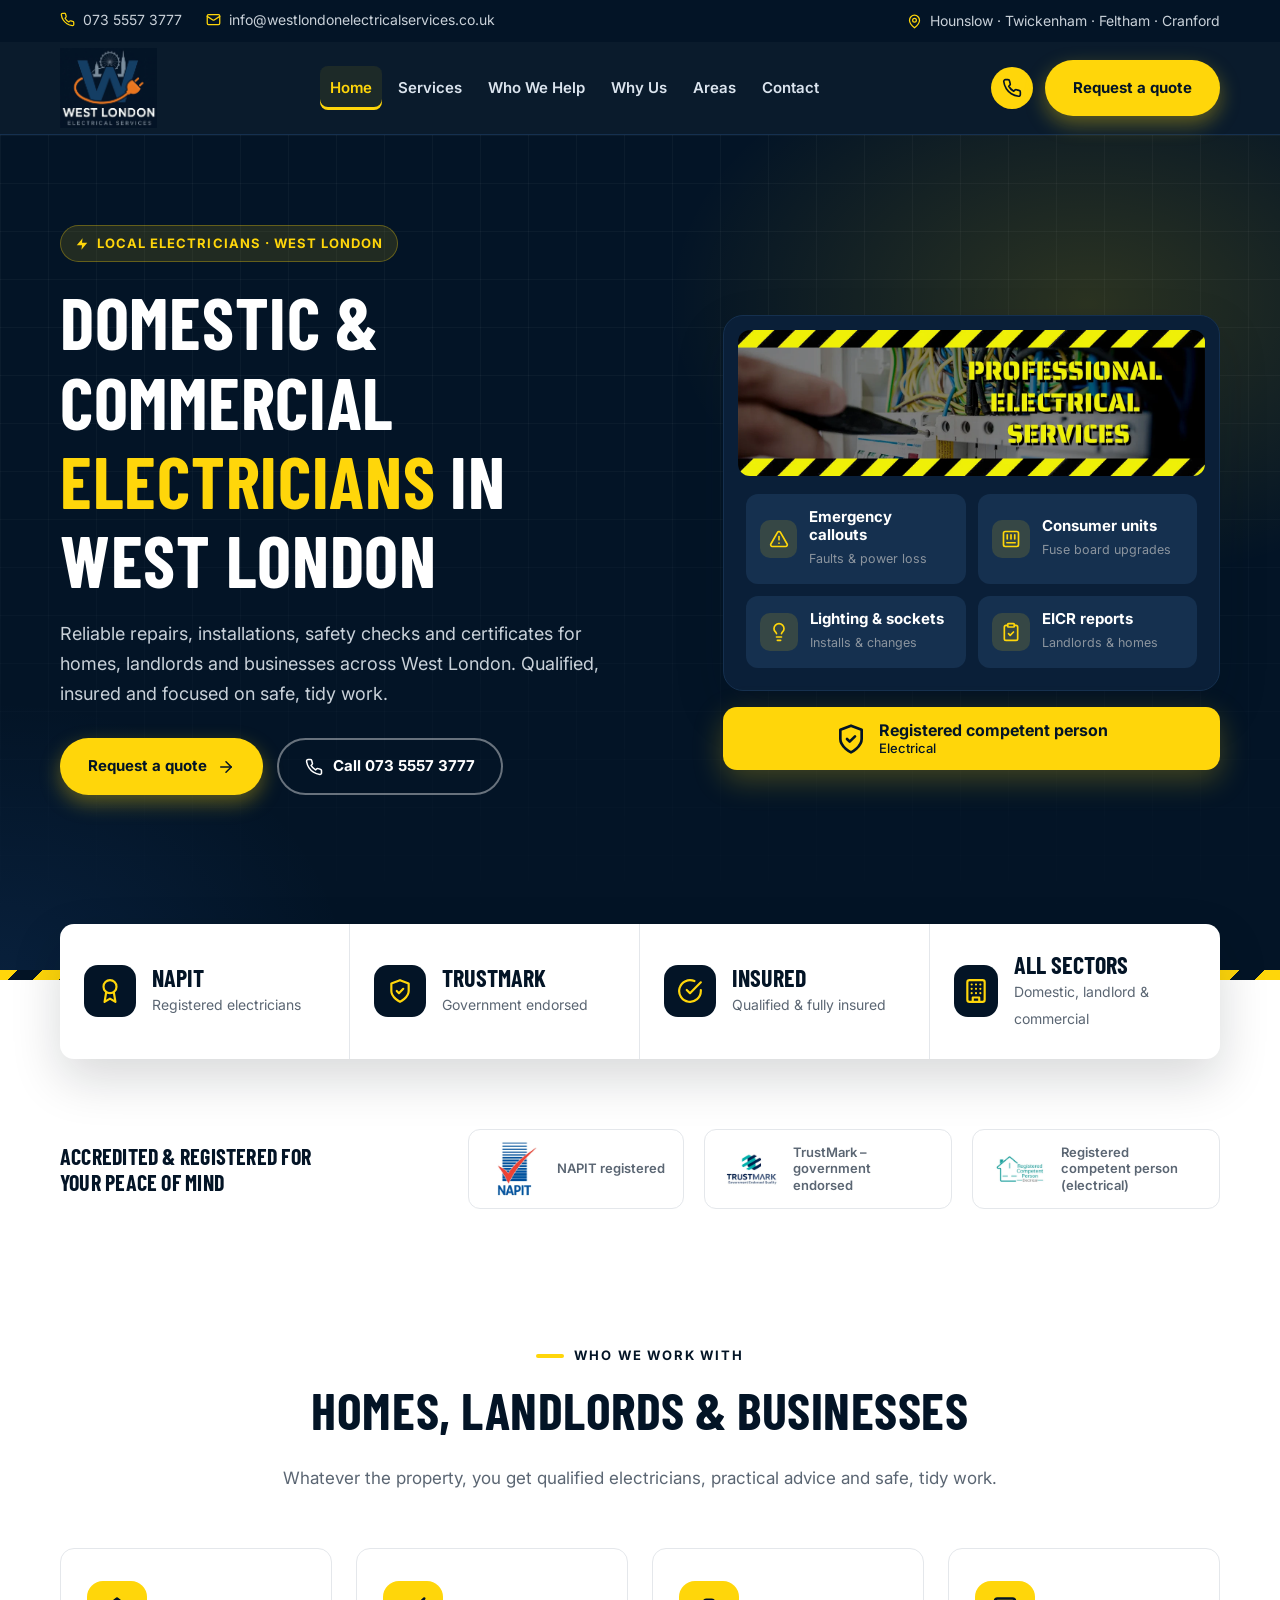
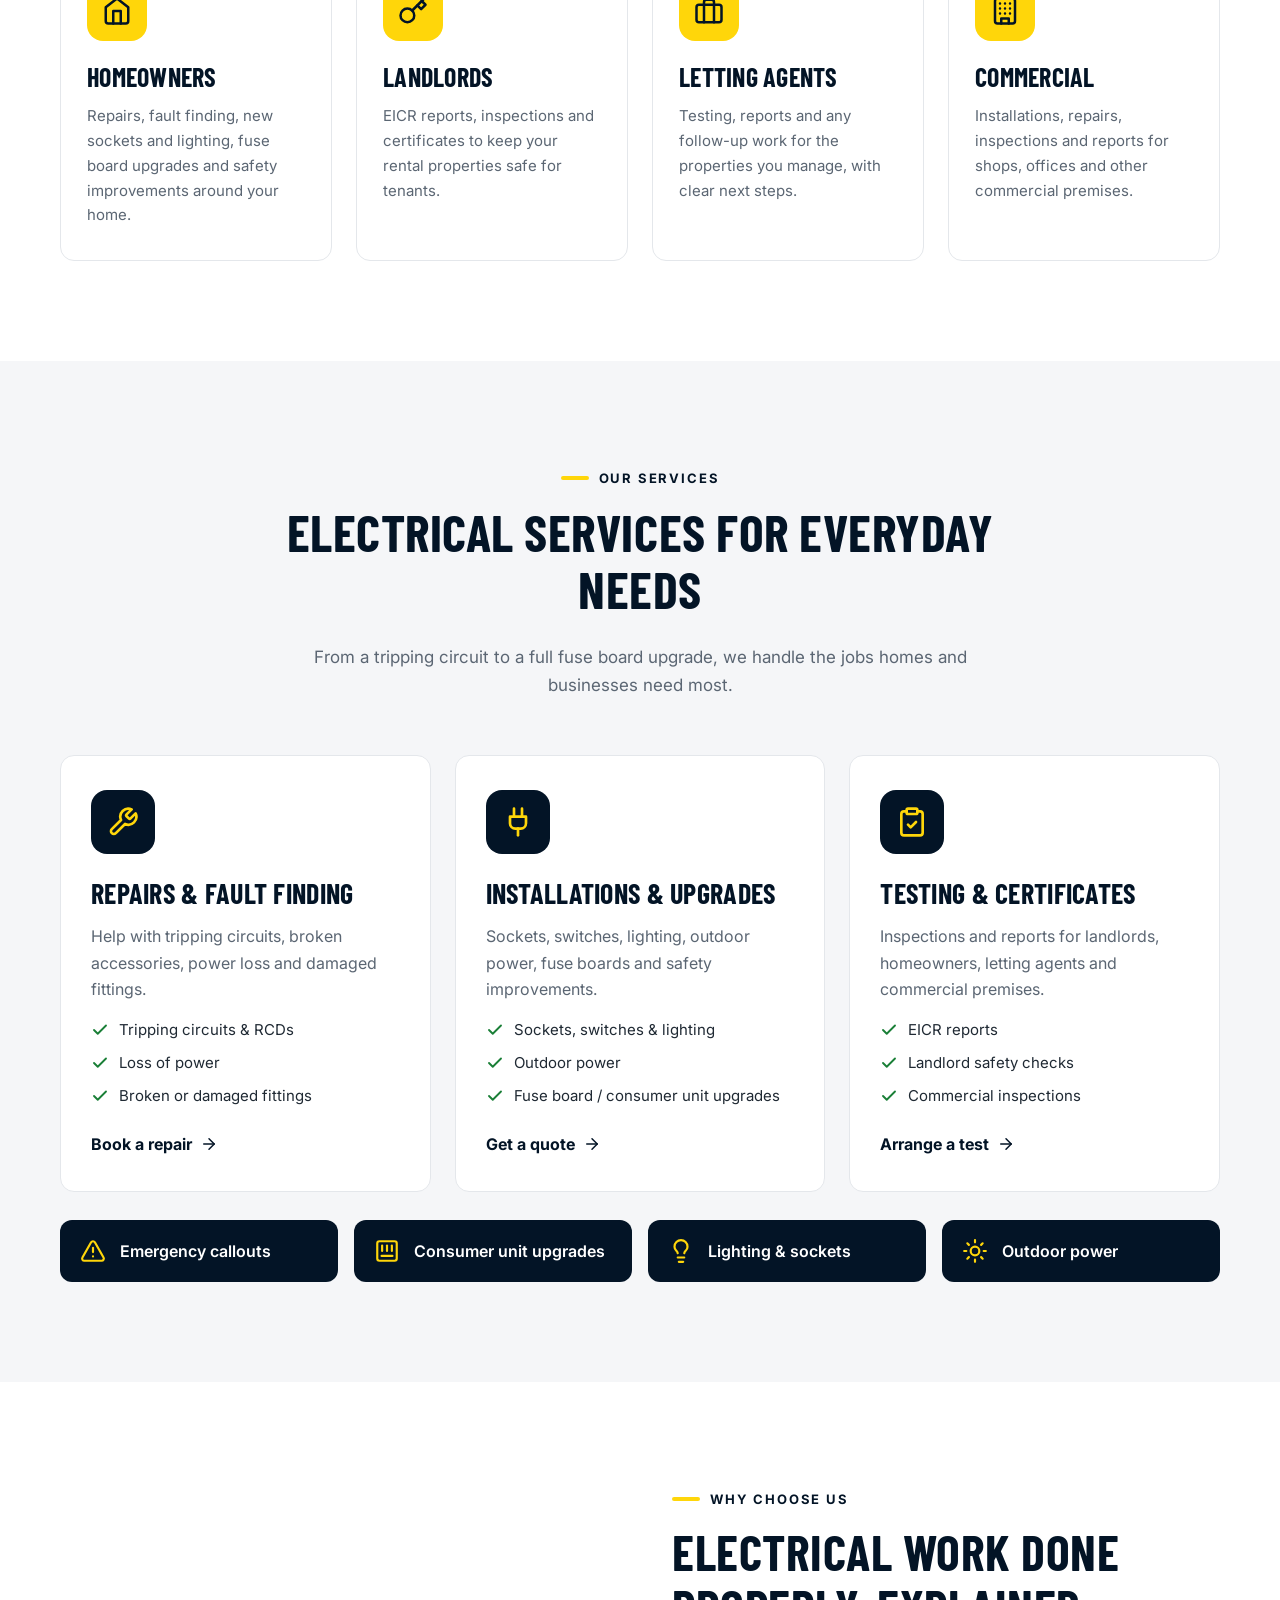
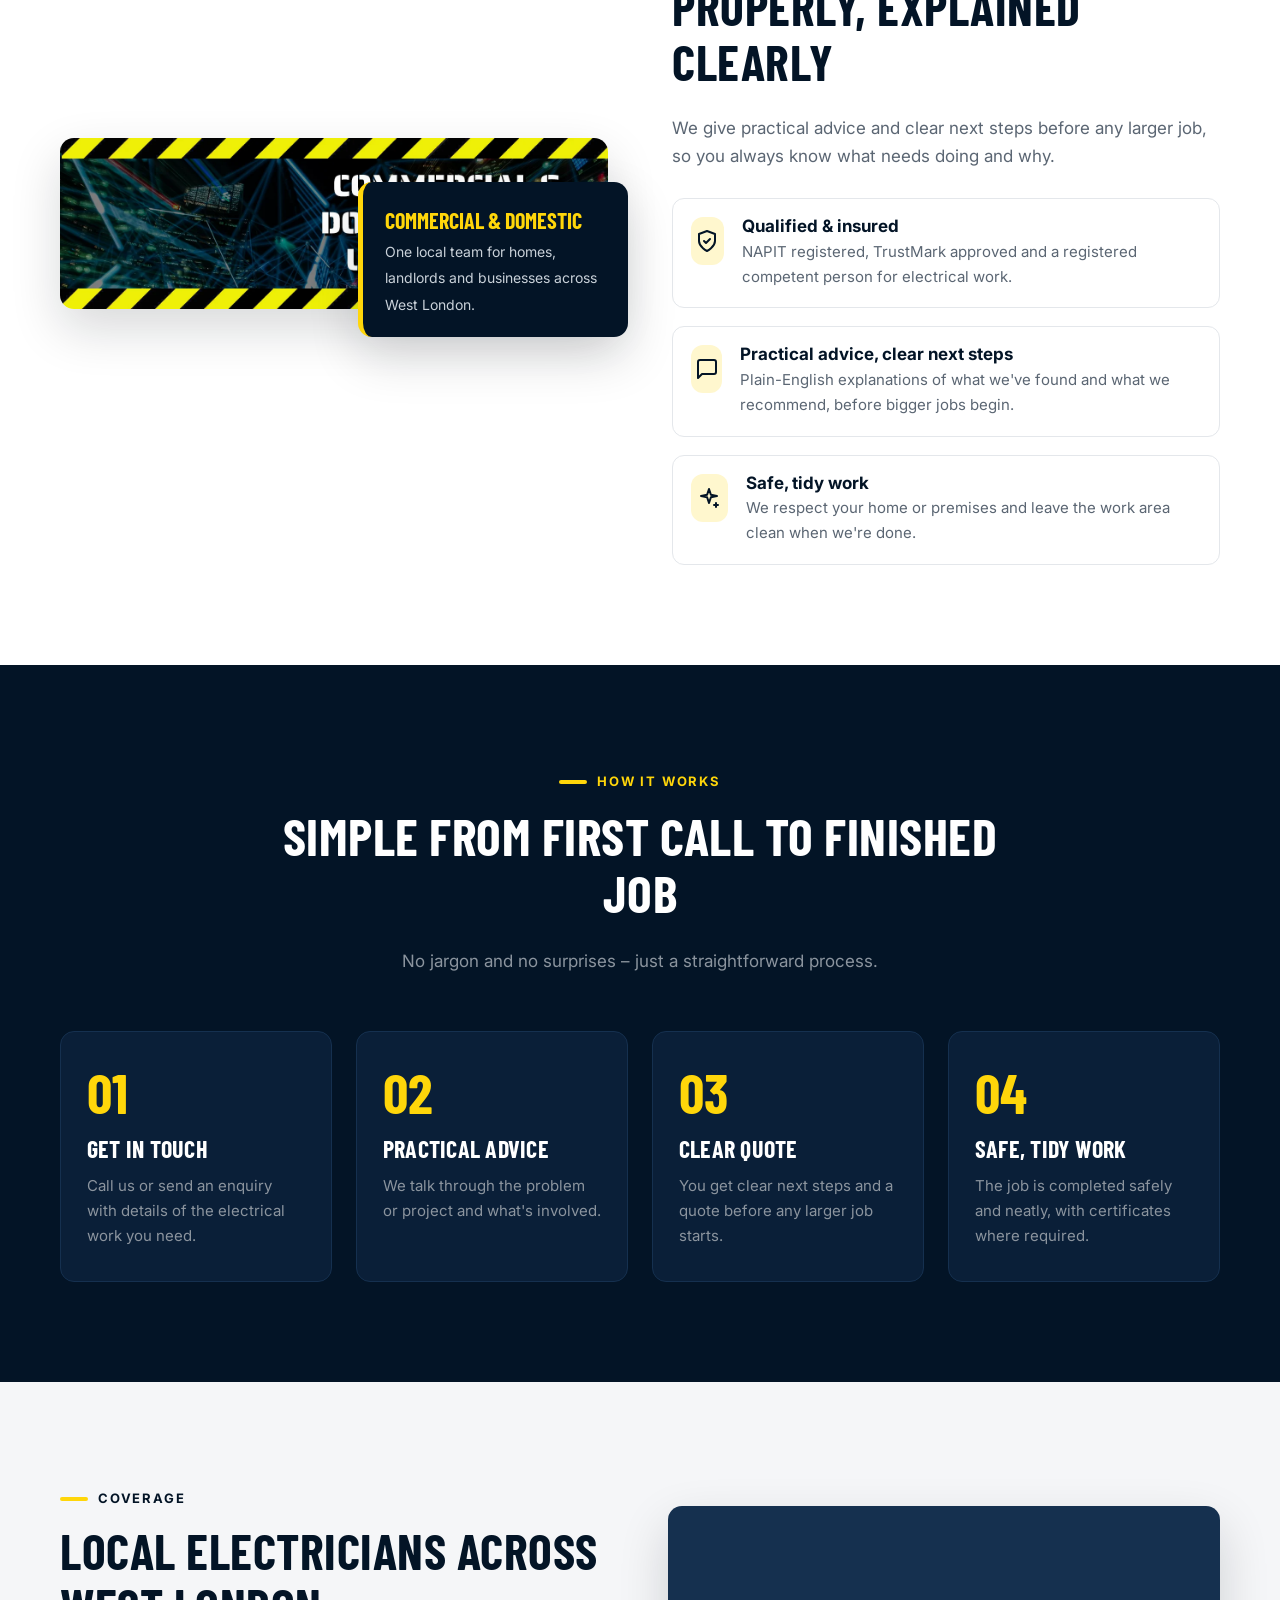
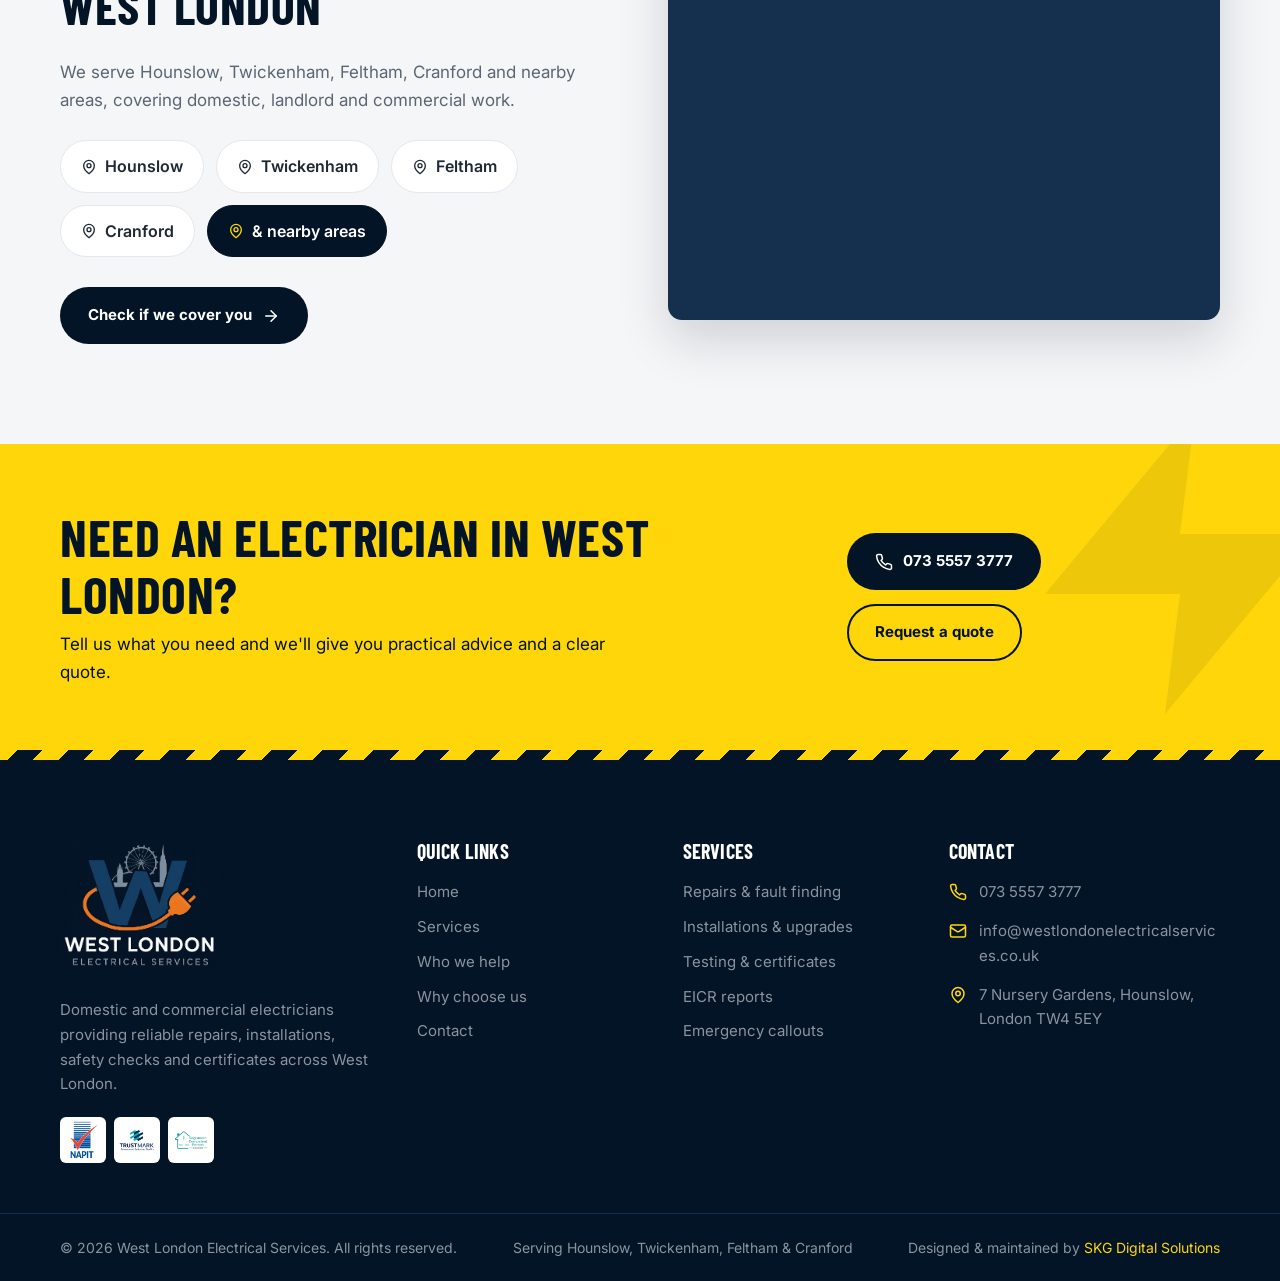
<file: index.html>
<!DOCTYPE html>
<html lang="en-GB" class="no-js">
<head>
  <meta charset="UTF-8">
  <meta name="viewport" content="width=device-width, initial-scale=1">
  <title>West London Electrical Services | Local Electricians</title>
  <meta name="description" content="Domestic and commercial electricians in West London. Reliable repairs, installations, safety checks and certificates for homes, landlords and businesses in Hounslow, Twickenham, Feltham and Cranford.">
  <meta name="theme-color" content="#0d1117">
  <link rel="icon" type="image/png" href="images/logo.png">
  <link rel="alternate icon" href="data:image/svg+xml,%3Csvg xmlns='http://www.w3.org/2000/svg' viewBox='0 0 32 32'%3E%3Crect width='32' height='32' rx='8' fill='%230d1117'/%3E%3Cpath d='M17.5 5 8 18h7l-1 9 10-13h-7l.5-9z' fill='%23ffd60a'/%3E%3C/svg%3E">
  <link rel="preconnect" href="https://fonts.googleapis.com">
  <link rel="preconnect" href="https://fonts.gstatic.com" crossorigin>
  <link href="https://fonts.googleapis.com/css2?family=Barlow+Condensed:wght@600;700&family=Inter:wght@400;500;600;700&display=swap" rel="stylesheet">
  <link rel="stylesheet" href="css/styles.css">
  <script>document.documentElement.classList.remove('no-js');</script>
</head>
<body>

<!-- Icon sprite -->
<svg width="0" height="0" style="position:absolute" aria-hidden="true">
  <defs>
    <symbol id="i-bolt" viewBox="0 0 24 24"><path fill="currentColor" d="M13 2 3 14h9l-1 8 10-12h-9l1-8z"/></symbol>
    <symbol id="i-phone" viewBox="0 0 24 24" fill="none" stroke="currentColor" stroke-width="2" stroke-linecap="round" stroke-linejoin="round"><path d="M22 16.92v3a2 2 0 0 1-2.18 2 19.79 19.79 0 0 1-8.63-3.07 19.5 19.5 0 0 1-6-6 19.79 19.79 0 0 1-3.07-8.67A2 2 0 0 1 4.11 2h3a2 2 0 0 1 2 1.72 12.84 12.84 0 0 0 .7 2.81 2 2 0 0 1-.45 2.11L8.09 9.91a16 16 0 0 0 6 6l1.27-1.27a2 2 0 0 1 2.11-.45 12.84 12.84 0 0 0 2.81.7A2 2 0 0 1 22 16.92z"/></symbol>
    <symbol id="i-mail" viewBox="0 0 24 24" fill="none" stroke="currentColor" stroke-width="2" stroke-linecap="round" stroke-linejoin="round"><rect x="2" y="4" width="20" height="16" rx="2"/><path d="m22 7-8.97 5.7a1.94 1.94 0 0 1-2.06 0L2 7"/></symbol>
    <symbol id="i-pin" viewBox="0 0 24 24" fill="none" stroke="currentColor" stroke-width="2" stroke-linecap="round" stroke-linejoin="round"><path d="M20 10c0 6-8 12-8 12s-8-6-8-12a8 8 0 0 1 16 0Z"/><circle cx="12" cy="10" r="3"/></symbol>
    <symbol id="i-check-circle" viewBox="0 0 24 24" fill="none" stroke="currentColor" stroke-width="2" stroke-linecap="round" stroke-linejoin="round"><path d="M22 11.08V12a10 10 0 1 1-5.93-9.14"/><path d="M22 4 12 14.01l-3-3"/></symbol>
    <symbol id="i-check" viewBox="0 0 24 24" fill="none" stroke="currentColor" stroke-width="2.5" stroke-linecap="round" stroke-linejoin="round"><path d="M20 6 9 17l-5-5"/></symbol>
    <symbol id="i-shield" viewBox="0 0 24 24" fill="none" stroke="currentColor" stroke-width="2" stroke-linecap="round" stroke-linejoin="round"><path d="M12 22s8-4 8-10V5l-8-3-8 3v7c0 6 8 10 8 10z"/><path d="m9 12 2 2 4-4"/></symbol>
    <symbol id="i-wrench" viewBox="0 0 24 24" fill="none" stroke="currentColor" stroke-width="2" stroke-linecap="round" stroke-linejoin="round"><path d="M14.7 6.3a1 1 0 0 0 0 1.4l1.6 1.6a1 1 0 0 0 1.4 0l3.77-3.77a6 6 0 0 1-7.94 7.94l-6.91 6.91a2.12 2.12 0 0 1-3-3l6.91-6.91a6 6 0 0 1 7.94-7.94l-3.76 3.76z"/></symbol>
    <symbol id="i-plug" viewBox="0 0 24 24" fill="none" stroke="currentColor" stroke-width="2" stroke-linecap="round" stroke-linejoin="round"><path d="M12 22v-5"/><path d="M9 8V2"/><path d="M15 8V2"/><path d="M18 8v5a4 4 0 0 1-4 4h-4a4 4 0 0 1-4-4V8Z"/></symbol>
    <symbol id="i-clipboard" viewBox="0 0 24 24" fill="none" stroke="currentColor" stroke-width="2" stroke-linecap="round" stroke-linejoin="round"><rect x="8" y="2" width="8" height="4" rx="1"/><path d="M16 4h2a2 2 0 0 1 2 2v14a2 2 0 0 1-2 2H6a2 2 0 0 1-2-2V6a2 2 0 0 1 2-2h2"/><path d="m9 14 2 2 4-4"/></symbol>
    <symbol id="i-bulb" viewBox="0 0 24 24" fill="none" stroke="currentColor" stroke-width="2" stroke-linecap="round" stroke-linejoin="round"><path d="M15 14c.2-1 .7-1.7 1.5-2.5 1-.9 1.5-2.2 1.5-3.5A6 6 0 0 0 6 8c0 1 .2 2.2 1.5 3.5.7.7 1.3 1.5 1.5 2.5"/><path d="M9 18h6"/><path d="M10 22h4"/></symbol>
    <symbol id="i-alert" viewBox="0 0 24 24" fill="none" stroke="currentColor" stroke-width="2" stroke-linecap="round" stroke-linejoin="round"><path d="m21.73 18-8-14a2 2 0 0 0-3.48 0l-8 14A2 2 0 0 0 4 21h16a2 2 0 0 0 1.73-3Z"/><path d="M12 9v4"/><path d="M12 17h.01"/></symbol>
    <symbol id="i-board" viewBox="0 0 24 24" fill="none" stroke="currentColor" stroke-width="2" stroke-linecap="round" stroke-linejoin="round"><rect x="3" y="3" width="18" height="18" rx="2"/><path d="M7.5 7v5"/><path d="M12 7v5"/><path d="M16.5 7v5"/><path d="M7 16.5h10"/></symbol>
    <symbol id="i-home" viewBox="0 0 24 24" fill="none" stroke="currentColor" stroke-width="2" stroke-linecap="round" stroke-linejoin="round"><path d="m3 9 9-7 9 7v11a2 2 0 0 1-2 2H5a2 2 0 0 1-2-2z"/><path d="M9 22V12h6v10"/></symbol>
    <symbol id="i-key" viewBox="0 0 24 24" fill="none" stroke="currentColor" stroke-width="2" stroke-linecap="round" stroke-linejoin="round"><circle cx="7.5" cy="15.5" r="5.5"/><path d="m21 2-9.6 9.6"/><path d="m15.5 7.5 3 3L22 7l-3-3"/></symbol>
    <symbol id="i-briefcase" viewBox="0 0 24 24" fill="none" stroke="currentColor" stroke-width="2" stroke-linecap="round" stroke-linejoin="round"><rect x="2" y="7" width="20" height="14" rx="2"/><path d="M16 21V5a2 2 0 0 0-2-2h-4a2 2 0 0 0-2 2v16"/></symbol>
    <symbol id="i-building" viewBox="0 0 24 24" fill="none" stroke="currentColor" stroke-width="2" stroke-linecap="round" stroke-linejoin="round"><rect x="4" y="2" width="16" height="20" rx="2"/><path d="M9 22v-4h6v4"/><path d="M8 6h.01M12 6h.01M16 6h.01M8 10h.01M12 10h.01M16 10h.01M8 14h.01M12 14h.01M16 14h.01"/></symbol>
    <symbol id="i-message" viewBox="0 0 24 24" fill="none" stroke="currentColor" stroke-width="2" stroke-linecap="round" stroke-linejoin="round"><path d="M21 15a2 2 0 0 1-2 2H7l-4 4V5a2 2 0 0 1 2-2h14a2 2 0 0 1 2 2z"/></symbol>
    <symbol id="i-sparkle" viewBox="0 0 24 24" fill="none" stroke="currentColor" stroke-width="2" stroke-linecap="round" stroke-linejoin="round"><path d="M12 3l1.9 5.8L20 10l-6.1 1.2L12 17l-1.9-5.8L4 10l6.1-1.2z"/><path d="M19 17v4M17 19h4"/></symbol>
    <symbol id="i-award" viewBox="0 0 24 24" fill="none" stroke="currentColor" stroke-width="2" stroke-linecap="round" stroke-linejoin="round"><circle cx="12" cy="8" r="6"/><path d="M15.48 12.89 17 22l-5-3-5 3 1.52-9.11"/></symbol>
    <symbol id="i-sun" viewBox="0 0 24 24" fill="none" stroke="currentColor" stroke-width="2" stroke-linecap="round" stroke-linejoin="round"><circle cx="12" cy="12" r="4"/><path d="M12 2v2M12 20v2M4.93 4.93l1.41 1.41M17.66 17.66l1.41 1.41M2 12h2M20 12h2M6.34 17.66l-1.41 1.41M19.07 4.93l-1.41 1.41"/></symbol>
    <symbol id="i-arrow" viewBox="0 0 24 24" fill="none" stroke="currentColor" stroke-width="2" stroke-linecap="round" stroke-linejoin="round"><path d="M5 12h14"/><path d="m12 5 7 7-7 7"/></symbol>
    <symbol id="i-chevron" viewBox="0 0 24 24" fill="none" stroke="currentColor" stroke-width="2" stroke-linecap="round" stroke-linejoin="round"><path d="m9 18 6-6-6-6"/></symbol>
    <symbol id="i-up" viewBox="0 0 24 24" fill="none" stroke="currentColor" stroke-width="2.5" stroke-linecap="round" stroke-linejoin="round"><path d="m18 15-6-6-6 6"/></symbol>
    <symbol id="i-menu" viewBox="0 0 24 24" fill="none" stroke="currentColor" stroke-width="2" stroke-linecap="round"><path d="M4 6h16M4 12h16M4 18h16"/></symbol>
    <symbol id="i-x" viewBox="0 0 24 24" fill="none" stroke="currentColor" stroke-width="2" stroke-linecap="round"><path d="M18 6 6 18M6 6l12 12"/></symbol>
  </defs>
</svg>

<a class="skip-link" href="#main">Skip to content</a>

<!-- Top bar -->
<div class="topbar">
  <div class="container">
    <ul class="topbar-list">
      <li><a href="tel:07355573777"><svg><use href="#i-phone"/></svg>073 5557 3777</a></li>
      <li class="hide-sm"><a href="mailto:info@westlondonelectricalservices.co.uk"><svg><use href="#i-mail"/></svg>info@westlondonelectricalservices.co.uk</a></li>
    </ul>
    <span class="hide-md"><svg><use href="#i-pin"/></svg>Hounslow · Twickenham · Feltham · Cranford</span>
  </div>
</div>

<!-- Header -->
<header class="site-header" id="siteHeader">
  <div class="container">
    <a href="index.html" class="logo" aria-label="West London Electrical Services home"><img src="images/logo.png" alt="West London Electrical Services" width="810" height="666"></a>

    <nav class="main-nav" aria-label="Main">
      <a href="index.html" class="active">Home</a>
      <a href="#services">Services</a>
      <a href="#who-we-work-with">Who We Help</a>
      <a href="#why-us">Why Us</a>
      <a href="#areas">Areas</a>
      <a href="contact.html">Contact</a>
    </nav>

    <div class="header-cta">
      <a href="tel:07355573777" class="header-phone">
        <span class="icon-circle"><svg><use href="#i-phone"/></svg></span>
        <span><small>Call us today</small><strong>073 5557 3777</strong></span>
      </a>
      <a href="contact.html" class="btn btn-primary">Request a quote</a>
      <button class="nav-toggle" id="navToggle" aria-label="Open menu" aria-expanded="false" aria-controls="mobileNav">
        <svg><use href="#i-menu"/></svg>
      </button>
    </div>
  </div>
</header>

<!-- Mobile navigation -->
<div class="mobile-nav" id="mobileNav" aria-hidden="true">
  <div class="mobile-nav-backdrop" data-close></div>
  <div class="mobile-nav-panel" role="dialog" aria-modal="true" aria-label="Menu">
    <div class="mobile-nav-head">
      <a href="index.html" class="logo" aria-label="West London Electrical Services home"><img src="images/logo.png" alt="West London Electrical Services" width="810" height="666"></a>
      <button class="nav-close" data-close aria-label="Close menu"><svg><use href="#i-x"/></svg></button>
    </div>
    <nav class="mobile-nav-links" aria-label="Mobile">
      <a href="index.html" class="active">Home <svg><use href="#i-chevron"/></svg></a>
      <a href="#services" data-close>Services <svg><use href="#i-chevron"/></svg></a>
      <a href="#who-we-work-with" data-close>Who We Help <svg><use href="#i-chevron"/></svg></a>
      <a href="#why-us" data-close>Why Us <svg><use href="#i-chevron"/></svg></a>
      <a href="#areas" data-close>Areas <svg><use href="#i-chevron"/></svg></a>
      <a href="contact.html">Contact <svg><use href="#i-chevron"/></svg></a>
    </nav>
    <div class="mobile-nav-foot">
      <a href="tel:07355573777" class="btn btn-primary btn-block"><svg><use href="#i-phone"/></svg>Call 073 5557 3777</a>
      <a href="contact.html" class="btn btn-outline btn-block">Request a quote</a>
      <p>Domestic &amp; commercial electricians covering Hounslow, Twickenham, Feltham, Cranford and nearby.</p>
    </div>
  </div>
</div>

<main id="main">

  <!-- Hero -->
  <section class="hero">
    <div class="container hero-inner">
      <div class="hero-copy">
        <span class="eyebrow reveal"><svg><use href="#i-bolt"/></svg>Local electricians · West London</span>
        <h1 class="reveal d1">Domestic &amp; Commercial <span class="hl">Electricians</span> in West London</h1>
        <p class="hero-lead reveal d2">Reliable repairs, installations, safety checks and certificates for homes, landlords and businesses across West London. Qualified, insured and focused on safe, tidy work.</p>
        <div class="hero-actions reveal d2">
          <a href="contact.html" class="btn btn-primary">Request a quote <svg><use href="#i-arrow"/></svg></a>
          <a href="tel:07355573777" class="btn btn-outline"><svg><use href="#i-phone"/></svg>Call 073 5557 3777</a>
        </div>
        <ul class="hero-checks reveal d3">
          <li><svg><use href="#i-check-circle"/></svg>NAPIT registered</li>
          <li><svg><use href="#i-check-circle"/></svg>TrustMark</li>
          <li><svg><use href="#i-check-circle"/></svg>Qualified &amp; insured</li>
        </ul>
      </div>

      <div class="hero-visual reveal d2">
        <div class="hero-card">
          <img src="images/electrical-services.jpg" alt="Electrician testing a consumer unit – Professional Electrical Services" width="1280" height="400">
          <div class="hero-card-body">
            <div class="mini-stat"><span class="ic"><svg><use href="#i-alert"/></svg></span><div><strong>Emergency callouts</strong><small>Faults &amp; power loss</small></div></div>
            <div class="mini-stat"><span class="ic"><svg><use href="#i-board"/></svg></span><div><strong>Consumer units</strong><small>Fuse board upgrades</small></div></div>
            <div class="mini-stat"><span class="ic"><svg><use href="#i-bulb"/></svg></span><div><strong>Lighting &amp; sockets</strong><small>Installs &amp; changes</small></div></div>
            <div class="mini-stat"><span class="ic"><svg><use href="#i-clipboard"/></svg></span><div><strong>EICR reports</strong><small>Landlords &amp; homes</small></div></div>
          </div>
        </div>
        <div class="hero-badge">
          <svg><use href="#i-shield"/></svg>
          <div>Registered competent person<small>Electrical</small></div>
        </div>
      </div>
    </div>
    <div class="hazard"></div>
  </section>

  <!-- Stats -->
  <section class="stats" aria-label="Key facts">
    <div class="container">
      <div class="stats-grid reveal">
        <div class="stat"><span class="ic"><svg><use href="#i-award"/></svg></span><div><strong>NAPIT</strong><span>Registered electricians</span></div></div>
        <div class="stat"><span class="ic"><svg><use href="#i-shield"/></svg></span><div><strong>TrustMark</strong><span>Government endorsed</span></div></div>
        <div class="stat"><span class="ic"><svg><use href="#i-check-circle"/></svg></span><div><strong>Insured</strong><span>Qualified &amp; fully insured</span></div></div>
        <div class="stat"><span class="ic"><svg><use href="#i-building"/></svg></span><div><strong>All sectors</strong><span>Domestic, landlord &amp; commercial</span></div></div>
      </div>
    </div>
  </section>

  <!-- Accreditations -->
  <section class="accred" aria-label="Accreditations">
    <div class="container accred-inner">
      <h2 class="accred-title reveal">Accredited &amp; registered for your peace of mind</h2>
      <div class="accred-logos">
        <div class="accred-logo reveal d1"><img src="images/napit.jpg" alt="NAPIT registered" width="80" height="80"><span>NAPIT registered</span></div>
        <div class="accred-logo reveal d2"><img src="images/trustmark.jpg" alt="TrustMark government endorsed" width="80" height="80"><span>TrustMark – government endorsed</span></div>
        <div class="accred-logo reveal d3"><img src="images/registered-competent-person.jpg" alt="Registered competent person – electrical" width="80" height="80"><span>Registered competent person (electrical)</span></div>
      </div>
    </div>
  </section>

  <!-- Who we work with -->
  <section class="section" id="who-we-work-with">
    <div class="container">
      <div class="section-head reveal">
        <span class="kicker">Who we work with</span>
        <h2>Homes, landlords &amp; businesses</h2>
        <p>Whatever the property, you get qualified electricians, practical advice and safe, tidy work.</p>
      </div>
      <div class="audience-grid">
        <article class="audience-card reveal">
          <span class="ic"><svg><use href="#i-home"/></svg></span>
          <h3>Homeowners</h3>
          <p>Repairs, fault finding, new sockets and lighting, fuse board upgrades and safety improvements around your home.</p>
        </article>
        <article class="audience-card reveal d1">
          <span class="ic"><svg><use href="#i-key"/></svg></span>
          <h3>Landlords</h3>
          <p>EICR reports, inspections and certificates to keep your rental properties safe for tenants.</p>
        </article>
        <article class="audience-card reveal d2">
          <span class="ic"><svg><use href="#i-briefcase"/></svg></span>
          <h3>Letting Agents</h3>
          <p>Testing, reports and any follow-up work for the properties you manage, with clear next steps.</p>
        </article>
        <article class="audience-card reveal d3">
          <span class="ic"><svg><use href="#i-building"/></svg></span>
          <h3>Commercial</h3>
          <p>Installations, repairs, inspections and reports for shops, offices and other commercial premises.</p>
        </article>
      </div>
    </div>
  </section>

  <!-- Services -->
  <section class="section section-soft" id="services">
    <div class="container">
      <div class="section-head reveal">
        <span class="kicker">Our services</span>
        <h2>Electrical services for everyday needs</h2>
        <p>From a tripping circuit to a full fuse board upgrade, we handle the jobs homes and businesses need most.</p>
      </div>

      <div class="services-grid">
        <article class="service-card reveal">
          <span class="ic"><svg><use href="#i-wrench"/></svg></span>
          <h3>Repairs &amp; fault finding</h3>
          <p>Help with tripping circuits, broken accessories, power loss and damaged fittings.</p>
          <ul>
            <li><svg><use href="#i-check"/></svg>Tripping circuits &amp; RCDs</li>
            <li><svg><use href="#i-check"/></svg>Loss of power</li>
            <li><svg><use href="#i-check"/></svg>Broken or damaged fittings</li>
          </ul>
          <a href="contact.html" class="link-arrow">Book a repair <svg><use href="#i-arrow"/></svg></a>
        </article>

        <article class="service-card reveal d1">
          <span class="ic"><svg><use href="#i-plug"/></svg></span>
          <h3>Installations &amp; upgrades</h3>
          <p>Sockets, switches, lighting, outdoor power, fuse boards and safety improvements.</p>
          <ul>
            <li><svg><use href="#i-check"/></svg>Sockets, switches &amp; lighting</li>
            <li><svg><use href="#i-check"/></svg>Outdoor power</li>
            <li><svg><use href="#i-check"/></svg>Fuse board / consumer unit upgrades</li>
          </ul>
          <a href="contact.html" class="link-arrow">Get a quote <svg><use href="#i-arrow"/></svg></a>
        </article>

        <article class="service-card reveal d2">
          <span class="ic"><svg><use href="#i-clipboard"/></svg></span>
          <h3>Testing &amp; certificates</h3>
          <p>Inspections and reports for landlords, homeowners, letting agents and commercial premises.</p>
          <ul>
            <li><svg><use href="#i-check"/></svg>EICR reports</li>
            <li><svg><use href="#i-check"/></svg>Landlord safety checks</li>
            <li><svg><use href="#i-check"/></svg>Commercial inspections</li>
          </ul>
          <a href="contact.html" class="link-arrow">Arrange a test <svg><use href="#i-arrow"/></svg></a>
        </article>
      </div>

      <div class="quick-services">
        <a href="tel:07355573777" class="quick-service reveal"><svg><use href="#i-alert"/></svg>Emergency callouts</a>
        <a href="contact.html" class="quick-service reveal d1"><svg><use href="#i-board"/></svg>Consumer unit upgrades</a>
        <a href="contact.html" class="quick-service reveal d2"><svg><use href="#i-bulb"/></svg>Lighting &amp; sockets</a>
        <a href="contact.html" class="quick-service reveal d3"><svg><use href="#i-sun"/></svg>Outdoor power</a>
      </div>
    </div>
  </section>

  <!-- Why choose us -->
  <section class="section" id="why-us">
    <div class="container why-grid">
      <div class="why-media reveal">
        <img src="images/commercial-domestic.jpg" alt="Commercial and domestic electrical work undertaken" width="1280" height="400" loading="lazy">
        <div class="floating">
          <strong>Commercial &amp; domestic</strong>
          <span>One local team for homes, landlords and businesses across West London.</span>
        </div>
      </div>
      <div class="why-content">
        <span class="kicker reveal">Why choose us</span>
        <h2 class="reveal d1">Electrical work done properly, explained clearly</h2>
        <p class="reveal d1">We give practical advice and clear next steps before any larger job, so you always know what needs doing and why.</p>
        <div class="feature-list">
          <div class="feature reveal d1">
            <span class="ic"><svg><use href="#i-shield"/></svg></span>
            <div><h3>Qualified &amp; insured</h3><p>NAPIT registered, TrustMark approved and a registered competent person for electrical work.</p></div>
          </div>
          <div class="feature reveal d2">
            <span class="ic"><svg><use href="#i-message"/></svg></span>
            <div><h3>Practical advice, clear next steps</h3><p>Plain-English explanations of what we've found and what we recommend, before bigger jobs begin.</p></div>
          </div>
          <div class="feature reveal d3">
            <span class="ic"><svg><use href="#i-sparkle"/></svg></span>
            <div><h3>Safe, tidy work</h3><p>We respect your home or premises and leave the work area clean when we're done.</p></div>
          </div>
        </div>
      </div>
    </div>
  </section>

  <!-- Process -->
  <section class="section section-dark">
    <div class="container">
      <div class="section-head reveal">
        <span class="kicker">How it works</span>
        <h2>Simple from first call to finished job</h2>
        <p>No jargon and no surprises – just a straightforward process.</p>
      </div>
      <div class="process-grid">
        <div class="step reveal"><h3>Get in touch</h3><p>Call us or send an enquiry with details of the electrical work you need.</p></div>
        <div class="step reveal d1"><h3>Practical advice</h3><p>We talk through the problem or project and what's involved.</p></div>
        <div class="step reveal d2"><h3>Clear quote</h3><p>You get clear next steps and a quote before any larger job starts.</p></div>
        <div class="step reveal d3"><h3>Safe, tidy work</h3><p>The job is completed safely and neatly, with certificates where required.</p></div>
      </div>
    </div>
  </section>

  <!-- Areas -->
  <section class="section section-soft" id="areas">
    <div class="container areas-grid">
      <div class="areas-content">
        <span class="kicker reveal">Coverage</span>
        <h2 class="reveal d1">Local electricians across West London</h2>
        <p class="reveal d1">We serve Hounslow, Twickenham, Feltham, Cranford and nearby areas, covering domestic, landlord and commercial work.</p>
        <div class="area-tags reveal d2">
          <span class="area-tag"><svg><use href="#i-pin"/></svg>Hounslow</span>
          <span class="area-tag"><svg><use href="#i-pin"/></svg>Twickenham</span>
          <span class="area-tag"><svg><use href="#i-pin"/></svg>Feltham</span>
          <span class="area-tag"><svg><use href="#i-pin"/></svg>Cranford</span>
          <a href="contact.html" class="area-tag more"><svg><use href="#i-pin"/></svg>&amp; nearby areas</a>
        </div>
        <a href="contact.html" class="btn btn-dark reveal d3">Check if we cover you <svg><use href="#i-arrow"/></svg></a>
      </div>
      <div class="areas-map reveal d2">
        <iframe title="Map of our West London service area" src="https://maps.google.com/maps?q=Hounslow%2C%20London&amp;z=11&amp;output=embed" loading="lazy" referrerpolicy="no-referrer-when-downgrade"></iframe>
      </div>
    </div>
  </section>

  <!-- CTA -->
  <section class="cta-band">
    <div class="container cta-inner">
      <div class="reveal">
        <h2>Need an electrician in West London?</h2>
        <p>Tell us what you need and we'll give you practical advice and a clear quote.</p>
      </div>
      <div class="cta-actions reveal d1">
        <a href="tel:07355573777" class="btn btn-dark"><svg><use href="#i-phone"/></svg>073 5557 3777</a>
        <a href="contact.html" class="btn btn-outline-dark btn">Request a quote</a>
      </div>
    </div>
  </section>

</main>

<!-- Footer -->
<footer class="site-footer">
  <div class="hazard"></div>
  <div class="container footer-grid">
    <div class="footer-brand">
      <a href="index.html" class="logo" aria-label="West London Electrical Services home"><img src="images/logo.png" alt="West London Electrical Services" width="810" height="666"></a>
      <p>Domestic and commercial electricians providing reliable repairs, installations, safety checks and certificates across West London.</p>
      <div class="footer-accred">
        <img src="images/napit.jpg" alt="NAPIT" width="46" height="46" loading="lazy">
        <img src="images/trustmark.jpg" alt="TrustMark" width="46" height="46" loading="lazy">
        <img src="images/registered-competent-person.jpg" alt="Registered competent person" width="46" height="46" loading="lazy">
      </div>
    </div>
    <div>
      <h4>Quick links</h4>
      <ul class="footer-links">
        <li><a href="index.html">Home</a></li>
        <li><a href="index.html#services">Services</a></li>
        <li><a href="index.html#who-we-work-with">Who we help</a></li>
        <li><a href="index.html#why-us">Why choose us</a></li>
        <li><a href="contact.html">Contact</a></li>
      </ul>
    </div>
    <div>
      <h4>Services</h4>
      <ul class="footer-links">
        <li><a href="index.html#services">Repairs &amp; fault finding</a></li>
        <li><a href="index.html#services">Installations &amp; upgrades</a></li>
        <li><a href="index.html#services">Testing &amp; certificates</a></li>
        <li><a href="index.html#services">EICR reports</a></li>
        <li><a href="tel:07355573777">Emergency callouts</a></li>
      </ul>
    </div>
    <div>
      <h4>Contact</h4>
      <ul class="footer-contact">
        <li><svg><use href="#i-phone"/></svg><a href="tel:07355573777">073 5557 3777</a></li>
        <li><svg><use href="#i-mail"/></svg><a href="mailto:info@westlondonelectricalservices.co.uk">info@westlondonelectricalservices.co.uk</a></li>
        <li><svg><use href="#i-pin"/></svg><span>7 Nursery Gardens, Hounslow,<br>London TW4 5EY</span></li>
      </ul>
    </div>
  </div>
  <div class="footer-bottom">
    <div class="container">
      <span>&copy; <span data-year>2026</span> West London Electrical Services. All rights reserved.</span>
      <span>Serving Hounslow, Twickenham, Feltham &amp; Cranford</span>
      <span>Designed &amp; maintained by <a class="footer-credit" href="https://skgdigitalsolutions.com" target="_blank" rel="noopener">SKG Digital Solutions</a></span>
    </div>
  </div>
</footer>

<a href="tel:07355573777" class="float-call" aria-label="Call 073 5557 3777"><svg><use href="#i-phone"/></svg></a>
<button class="back-to-top" id="backToTop" aria-label="Back to top"><svg><use href="#i-up"/></svg></button>

<script src="js/main.js"></script>
</body>
</html>
</file>
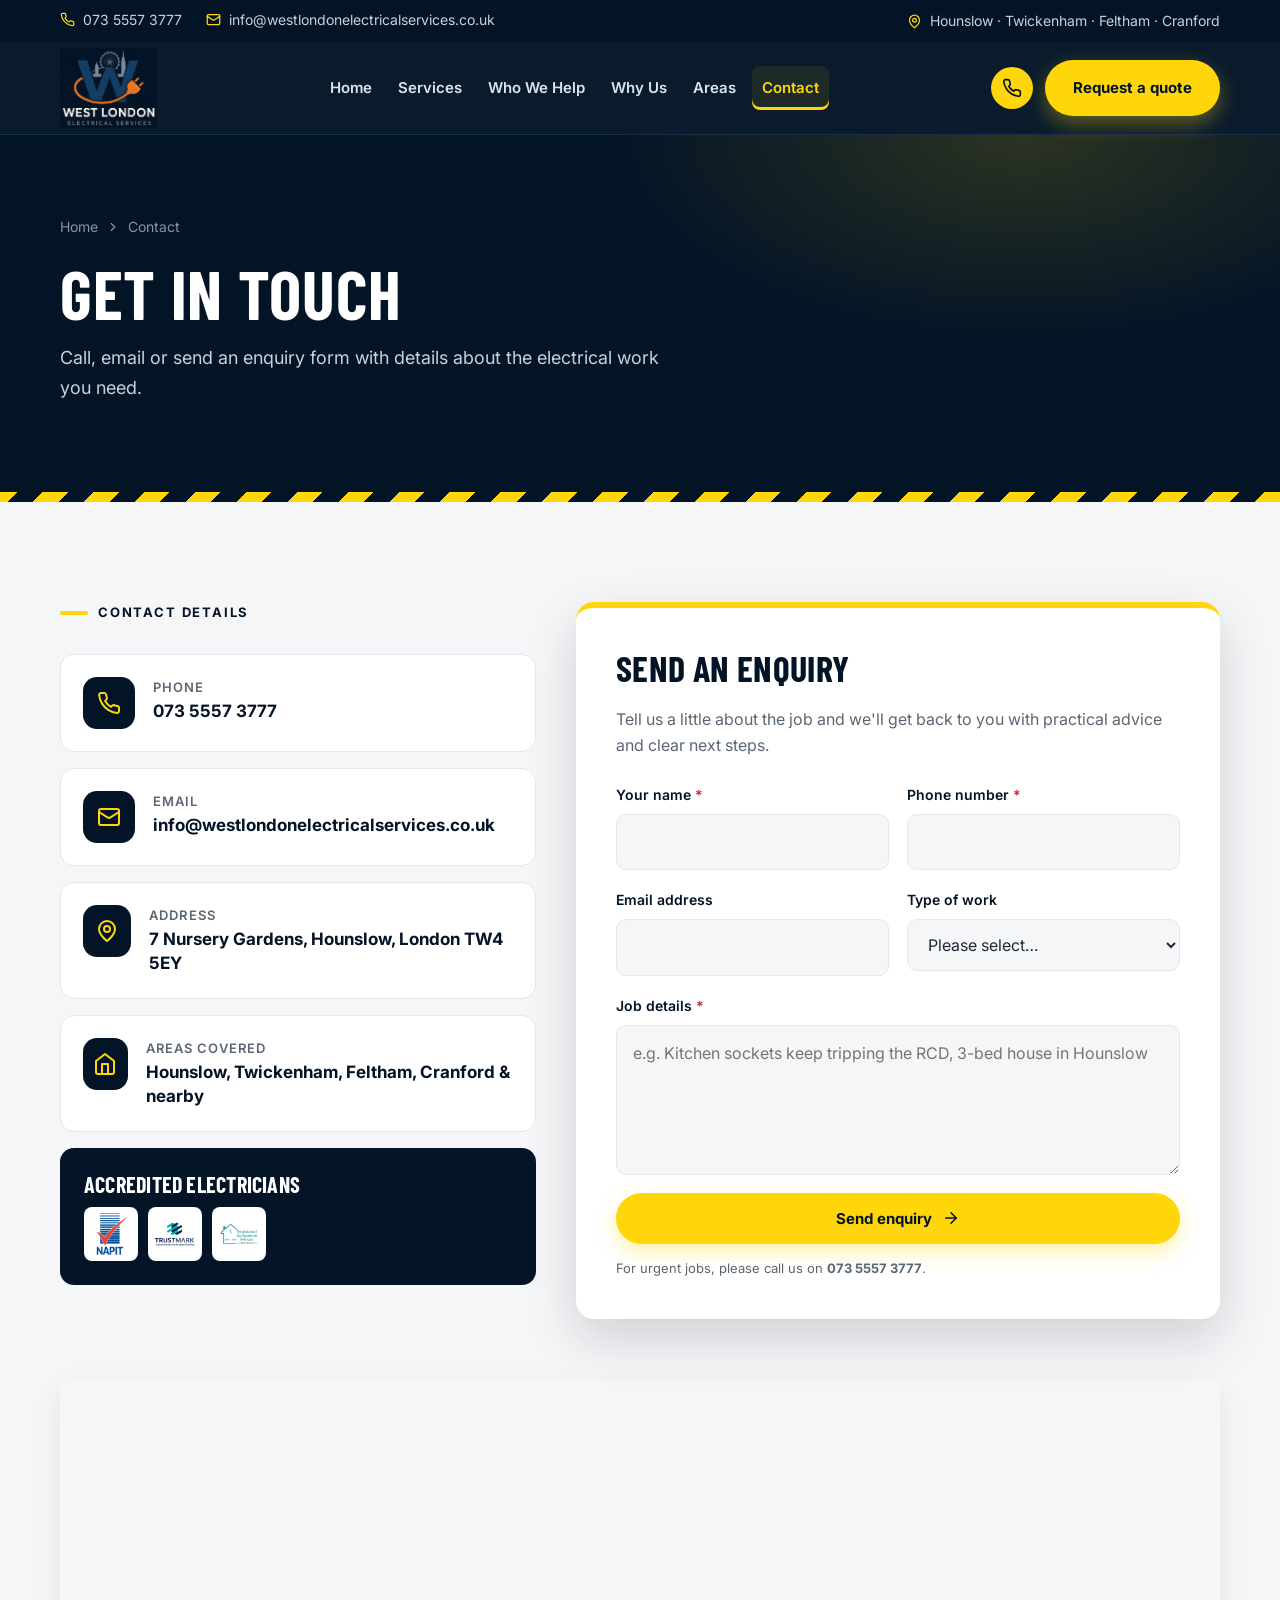
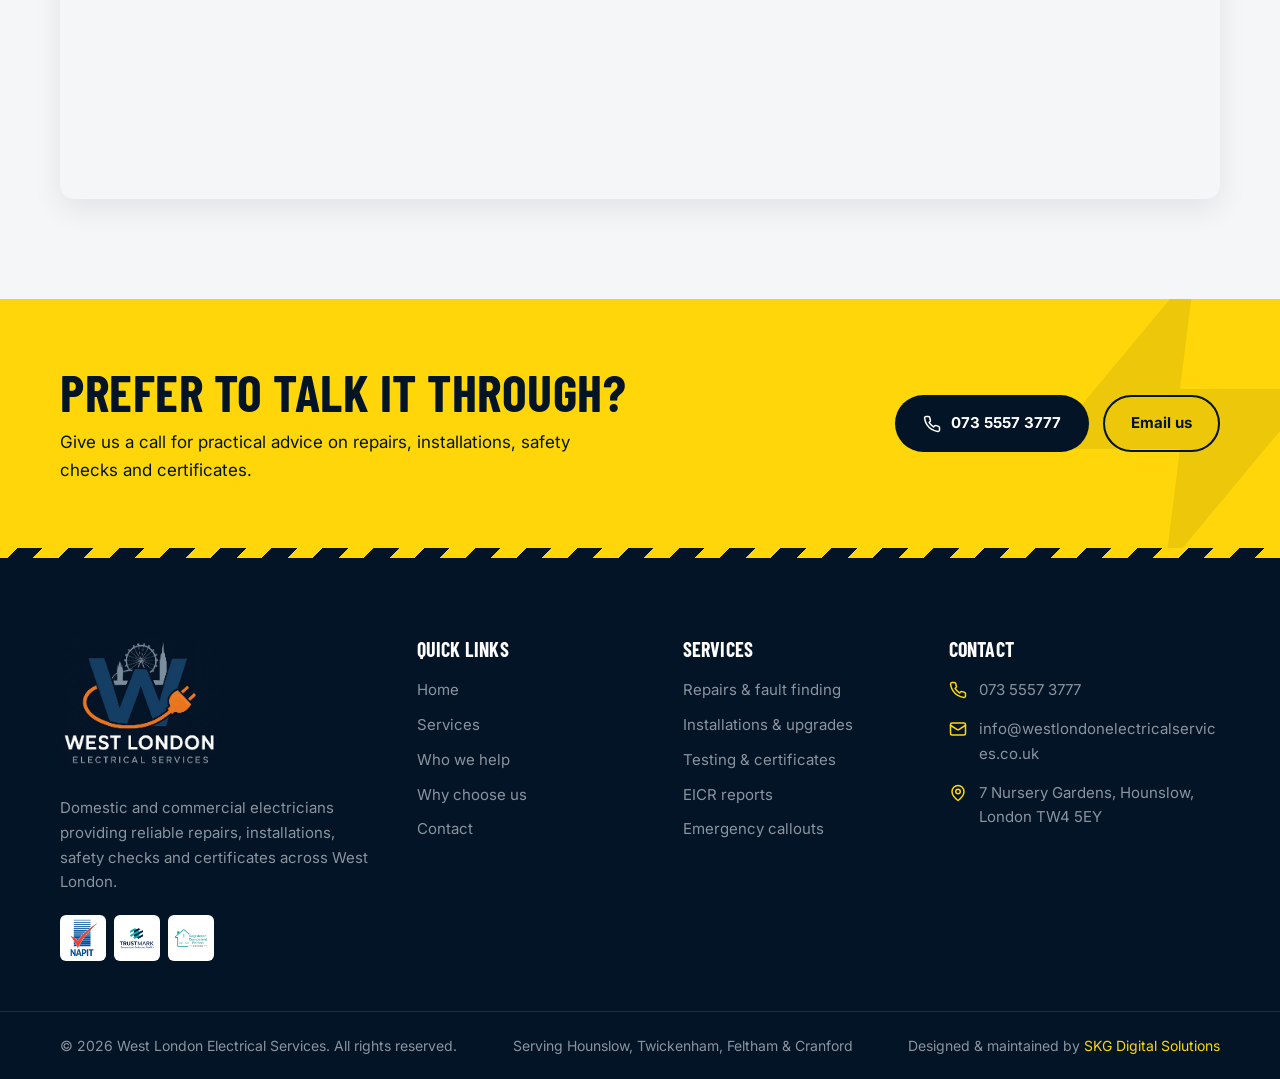
<file: contact.html>
<!DOCTYPE html>
<html lang="en-GB" class="no-js">
<head>
  <meta charset="UTF-8">
  <meta name="viewport" content="width=device-width, initial-scale=1">
  <title>Contact | West London Electrical Services</title>
  <meta name="description" content="Contact West London Electrical Services. Call 073 5557 3777, email info@westlondonelectricalservices.co.uk or send an enquiry about the electrical work you need.">
  <meta name="theme-color" content="#0d1117">
  <link rel="icon" type="image/png" href="images/logo.png">
  <link rel="alternate icon" href="data:image/svg+xml,%3Csvg xmlns='http://www.w3.org/2000/svg' viewBox='0 0 32 32'%3E%3Crect width='32' height='32' rx='8' fill='%230d1117'/%3E%3Cpath d='M17.5 5 8 18h7l-1 9 10-13h-7l.5-9z' fill='%23ffd60a'/%3E%3C/svg%3E">
  <link rel="preconnect" href="https://fonts.googleapis.com">
  <link rel="preconnect" href="https://fonts.gstatic.com" crossorigin>
  <link href="https://fonts.googleapis.com/css2?family=Barlow+Condensed:wght@600;700&family=Inter:wght@400;500;600;700&display=swap" rel="stylesheet">
  <link rel="stylesheet" href="css/styles.css">
  <script>document.documentElement.classList.remove('no-js');</script>
</head>
<body>

<!-- Icon sprite -->
<svg width="0" height="0" style="position:absolute" aria-hidden="true">
  <defs>
    <symbol id="i-bolt" viewBox="0 0 24 24"><path fill="currentColor" d="M13 2 3 14h9l-1 8 10-12h-9l1-8z"/></symbol>
    <symbol id="i-phone" viewBox="0 0 24 24" fill="none" stroke="currentColor" stroke-width="2" stroke-linecap="round" stroke-linejoin="round"><path d="M22 16.92v3a2 2 0 0 1-2.18 2 19.79 19.79 0 0 1-8.63-3.07 19.5 19.5 0 0 1-6-6 19.79 19.79 0 0 1-3.07-8.67A2 2 0 0 1 4.11 2h3a2 2 0 0 1 2 1.72 12.84 12.84 0 0 0 .7 2.81 2 2 0 0 1-.45 2.11L8.09 9.91a16 16 0 0 0 6 6l1.27-1.27a2 2 0 0 1 2.11-.45 12.84 12.84 0 0 0 2.81.7A2 2 0 0 1 22 16.92z"/></symbol>
    <symbol id="i-mail" viewBox="0 0 24 24" fill="none" stroke="currentColor" stroke-width="2" stroke-linecap="round" stroke-linejoin="round"><rect x="2" y="4" width="20" height="16" rx="2"/><path d="m22 7-8.97 5.7a1.94 1.94 0 0 1-2.06 0L2 7"/></symbol>
    <symbol id="i-pin" viewBox="0 0 24 24" fill="none" stroke="currentColor" stroke-width="2" stroke-linecap="round" stroke-linejoin="round"><path d="M20 10c0 6-8 12-8 12s-8-6-8-12a8 8 0 0 1 16 0Z"/><circle cx="12" cy="10" r="3"/></symbol>
    <symbol id="i-check-circle" viewBox="0 0 24 24" fill="none" stroke="currentColor" stroke-width="2" stroke-linecap="round" stroke-linejoin="round"><path d="M22 11.08V12a10 10 0 1 1-5.93-9.14"/><path d="M22 4 12 14.01l-3-3"/></symbol>
    <symbol id="i-check" viewBox="0 0 24 24" fill="none" stroke="currentColor" stroke-width="2.5" stroke-linecap="round" stroke-linejoin="round"><path d="M20 6 9 17l-5-5"/></symbol>
    <symbol id="i-shield" viewBox="0 0 24 24" fill="none" stroke="currentColor" stroke-width="2" stroke-linecap="round" stroke-linejoin="round"><path d="M12 22s8-4 8-10V5l-8-3-8 3v7c0 6 8 10 8 10z"/><path d="m9 12 2 2 4-4"/></symbol>
    <symbol id="i-wrench" viewBox="0 0 24 24" fill="none" stroke="currentColor" stroke-width="2" stroke-linecap="round" stroke-linejoin="round"><path d="M14.7 6.3a1 1 0 0 0 0 1.4l1.6 1.6a1 1 0 0 0 1.4 0l3.77-3.77a6 6 0 0 1-7.94 7.94l-6.91 6.91a2.12 2.12 0 0 1-3-3l6.91-6.91a6 6 0 0 1 7.94-7.94l-3.76 3.76z"/></symbol>
    <symbol id="i-plug" viewBox="0 0 24 24" fill="none" stroke="currentColor" stroke-width="2" stroke-linecap="round" stroke-linejoin="round"><path d="M12 22v-5"/><path d="M9 8V2"/><path d="M15 8V2"/><path d="M18 8v5a4 4 0 0 1-4 4h-4a4 4 0 0 1-4-4V8Z"/></symbol>
    <symbol id="i-clipboard" viewBox="0 0 24 24" fill="none" stroke="currentColor" stroke-width="2" stroke-linecap="round" stroke-linejoin="round"><rect x="8" y="2" width="8" height="4" rx="1"/><path d="M16 4h2a2 2 0 0 1 2 2v14a2 2 0 0 1-2 2H6a2 2 0 0 1-2-2V6a2 2 0 0 1 2-2h2"/><path d="m9 14 2 2 4-4"/></symbol>
    <symbol id="i-bulb" viewBox="0 0 24 24" fill="none" stroke="currentColor" stroke-width="2" stroke-linecap="round" stroke-linejoin="round"><path d="M15 14c.2-1 .7-1.7 1.5-2.5 1-.9 1.5-2.2 1.5-3.5A6 6 0 0 0 6 8c0 1 .2 2.2 1.5 3.5.7.7 1.3 1.5 1.5 2.5"/><path d="M9 18h6"/><path d="M10 22h4"/></symbol>
    <symbol id="i-alert" viewBox="0 0 24 24" fill="none" stroke="currentColor" stroke-width="2" stroke-linecap="round" stroke-linejoin="round"><path d="m21.73 18-8-14a2 2 0 0 0-3.48 0l-8 14A2 2 0 0 0 4 21h16a2 2 0 0 0 1.73-3Z"/><path d="M12 9v4"/><path d="M12 17h.01"/></symbol>
    <symbol id="i-board" viewBox="0 0 24 24" fill="none" stroke="currentColor" stroke-width="2" stroke-linecap="round" stroke-linejoin="round"><rect x="3" y="3" width="18" height="18" rx="2"/><path d="M7.5 7v5"/><path d="M12 7v5"/><path d="M16.5 7v5"/><path d="M7 16.5h10"/></symbol>
    <symbol id="i-home" viewBox="0 0 24 24" fill="none" stroke="currentColor" stroke-width="2" stroke-linecap="round" stroke-linejoin="round"><path d="m3 9 9-7 9 7v11a2 2 0 0 1-2 2H5a2 2 0 0 1-2-2z"/><path d="M9 22V12h6v10"/></symbol>
    <symbol id="i-key" viewBox="0 0 24 24" fill="none" stroke="currentColor" stroke-width="2" stroke-linecap="round" stroke-linejoin="round"><circle cx="7.5" cy="15.5" r="5.5"/><path d="m21 2-9.6 9.6"/><path d="m15.5 7.5 3 3L22 7l-3-3"/></symbol>
    <symbol id="i-briefcase" viewBox="0 0 24 24" fill="none" stroke="currentColor" stroke-width="2" stroke-linecap="round" stroke-linejoin="round"><rect x="2" y="7" width="20" height="14" rx="2"/><path d="M16 21V5a2 2 0 0 0-2-2h-4a2 2 0 0 0-2 2v16"/></symbol>
    <symbol id="i-building" viewBox="0 0 24 24" fill="none" stroke="currentColor" stroke-width="2" stroke-linecap="round" stroke-linejoin="round"><rect x="4" y="2" width="16" height="20" rx="2"/><path d="M9 22v-4h6v4"/><path d="M8 6h.01M12 6h.01M16 6h.01M8 10h.01M12 10h.01M16 10h.01M8 14h.01M12 14h.01M16 14h.01"/></symbol>
    <symbol id="i-message" viewBox="0 0 24 24" fill="none" stroke="currentColor" stroke-width="2" stroke-linecap="round" stroke-linejoin="round"><path d="M21 15a2 2 0 0 1-2 2H7l-4 4V5a2 2 0 0 1 2-2h14a2 2 0 0 1 2 2z"/></symbol>
    <symbol id="i-sparkle" viewBox="0 0 24 24" fill="none" stroke="currentColor" stroke-width="2" stroke-linecap="round" stroke-linejoin="round"><path d="M12 3l1.9 5.8L20 10l-6.1 1.2L12 17l-1.9-5.8L4 10l6.1-1.2z"/><path d="M19 17v4M17 19h4"/></symbol>
    <symbol id="i-award" viewBox="0 0 24 24" fill="none" stroke="currentColor" stroke-width="2" stroke-linecap="round" stroke-linejoin="round"><circle cx="12" cy="8" r="6"/><path d="M15.48 12.89 17 22l-5-3-5 3 1.52-9.11"/></symbol>
    <symbol id="i-sun" viewBox="0 0 24 24" fill="none" stroke="currentColor" stroke-width="2" stroke-linecap="round" stroke-linejoin="round"><circle cx="12" cy="12" r="4"/><path d="M12 2v2M12 20v2M4.93 4.93l1.41 1.41M17.66 17.66l1.41 1.41M2 12h2M20 12h2M6.34 17.66l-1.41 1.41M19.07 4.93l-1.41 1.41"/></symbol>
    <symbol id="i-arrow" viewBox="0 0 24 24" fill="none" stroke="currentColor" stroke-width="2" stroke-linecap="round" stroke-linejoin="round"><path d="M5 12h14"/><path d="m12 5 7 7-7 7"/></symbol>
    <symbol id="i-chevron" viewBox="0 0 24 24" fill="none" stroke="currentColor" stroke-width="2" stroke-linecap="round" stroke-linejoin="round"><path d="m9 18 6-6-6-6"/></symbol>
    <symbol id="i-up" viewBox="0 0 24 24" fill="none" stroke="currentColor" stroke-width="2.5" stroke-linecap="round" stroke-linejoin="round"><path d="m18 15-6-6-6 6"/></symbol>
    <symbol id="i-menu" viewBox="0 0 24 24" fill="none" stroke="currentColor" stroke-width="2" stroke-linecap="round"><path d="M4 6h16M4 12h16M4 18h16"/></symbol>
    <symbol id="i-x" viewBox="0 0 24 24" fill="none" stroke="currentColor" stroke-width="2" stroke-linecap="round"><path d="M18 6 6 18M6 6l12 12"/></symbol>
  </defs>
</svg>

<a class="skip-link" href="#main">Skip to content</a>

<!-- Top bar -->
<div class="topbar">
  <div class="container">
    <ul class="topbar-list">
      <li><a href="tel:07355573777"><svg><use href="#i-phone"/></svg>073 5557 3777</a></li>
      <li class="hide-sm"><a href="mailto:info@westlondonelectricalservices.co.uk"><svg><use href="#i-mail"/></svg>info@westlondonelectricalservices.co.uk</a></li>
    </ul>
    <span class="hide-md"><svg><use href="#i-pin"/></svg>Hounslow · Twickenham · Feltham · Cranford</span>
  </div>
</div>

<!-- Header -->
<header class="site-header" id="siteHeader">
  <div class="container">
    <a href="index.html" class="logo" aria-label="West London Electrical Services home"><img src="images/logo.png" alt="West London Electrical Services" width="810" height="666"></a>

    <nav class="main-nav" aria-label="Main">
      <a href="index.html">Home</a>
      <a href="index.html#services">Services</a>
      <a href="index.html#who-we-work-with">Who We Help</a>
      <a href="index.html#why-us">Why Us</a>
      <a href="index.html#areas">Areas</a>
      <a href="contact.html" class="active">Contact</a>
    </nav>

    <div class="header-cta">
      <a href="tel:07355573777" class="header-phone">
        <span class="icon-circle"><svg><use href="#i-phone"/></svg></span>
        <span><small>Call us today</small><strong>073 5557 3777</strong></span>
      </a>
      <a href="contact.html" class="btn btn-primary">Request a quote</a>
      <button class="nav-toggle" id="navToggle" aria-label="Open menu" aria-expanded="false" aria-controls="mobileNav">
        <svg><use href="#i-menu"/></svg>
      </button>
    </div>
  </div>
</header>

<!-- Mobile navigation -->
<div class="mobile-nav" id="mobileNav" aria-hidden="true">
  <div class="mobile-nav-backdrop" data-close></div>
  <div class="mobile-nav-panel" role="dialog" aria-modal="true" aria-label="Menu">
    <div class="mobile-nav-head">
      <a href="index.html" class="logo" aria-label="West London Electrical Services home"><img src="images/logo.png" alt="West London Electrical Services" width="810" height="666"></a>
      <button class="nav-close" data-close aria-label="Close menu"><svg><use href="#i-x"/></svg></button>
    </div>
    <nav class="mobile-nav-links" aria-label="Mobile">
      <a href="index.html">Home <svg><use href="#i-chevron"/></svg></a>
      <a href="index.html#services">Services <svg><use href="#i-chevron"/></svg></a>
      <a href="index.html#who-we-work-with">Who We Help <svg><use href="#i-chevron"/></svg></a>
      <a href="index.html#why-us">Why Us <svg><use href="#i-chevron"/></svg></a>
      <a href="index.html#areas">Areas <svg><use href="#i-chevron"/></svg></a>
      <a href="contact.html" class="active">Contact <svg><use href="#i-chevron"/></svg></a>
    </nav>
    <div class="mobile-nav-foot">
      <a href="tel:07355573777" class="btn btn-primary btn-block"><svg><use href="#i-phone"/></svg>Call 073 5557 3777</a>
      <a href="contact.html" class="btn btn-outline btn-block">Request a quote</a>
      <p>Domestic &amp; commercial electricians covering Hounslow, Twickenham, Feltham, Cranford and nearby.</p>
    </div>
  </div>
</div>

<main id="main">

  <section class="page-hero">
    <div class="container">
      <nav class="breadcrumb" aria-label="Breadcrumb"><a href="index.html">Home</a><svg><use href="#i-chevron"/></svg><span>Contact</span></nav>
      <h1>Get in touch</h1>
      <p>Call, email or send an enquiry form with details about the electrical work you need.</p>
    </div>
  </section>
  <div class="hazard"></div>

  <section class="section section-soft">
    <div class="container">
      <div class="contact-grid">
        <div class="contact-cards">
          <span class="kicker reveal">Contact details</span>
          <a href="tel:07355573777" class="contact-card reveal">
            <span class="ic"><svg><use href="#i-phone"/></svg></span>
            <div><small>Phone</small><strong>073 5557 3777</strong></div>
          </a>
          <a href="mailto:info@westlondonelectricalservices.co.uk" class="contact-card reveal d1">
            <span class="ic"><svg><use href="#i-mail"/></svg></span>
            <div><small>Email</small><strong>info@westlondonelectricalservices.co.uk</strong></div>
          </a>
          <div class="contact-card reveal d2">
            <span class="ic"><svg><use href="#i-pin"/></svg></span>
            <div><small>Address</small><strong>7 Nursery Gardens, Hounslow, London TW4 5EY</strong></div>
          </div>
          <div class="contact-card reveal d3">
            <span class="ic"><svg><use href="#i-home"/></svg></span>
            <div><small>Areas covered</small><strong>Hounslow, Twickenham, Feltham, Cranford &amp; nearby</strong></div>
          </div>
          <div class="contact-accred reveal d3">
            <h3>Accredited electricians</h3>
            <div class="logos">
              <img src="images/napit.jpg" alt="NAPIT registered" width="54" height="54">
              <img src="images/trustmark.jpg" alt="TrustMark government endorsed" width="54" height="54">
              <img src="images/registered-competent-person.jpg" alt="Registered competent person – electrical" width="54" height="54">
            </div>
          </div>
        </div>

        <div class="form-card reveal d1">
          <h2>Send an enquiry</h2>
          <p>Tell us a little about the job and we'll get back to you with practical advice and clear next steps.</p>
          <form id="enquiryForm" novalidate>
            <div class="form-grid">
              <div class="field">
                <label for="name">Your name <span class="req">*</span></label>
                <input id="name" name="name" type="text" autocomplete="name" required>
              </div>
              <div class="field">
                <label for="phone">Phone number <span class="req">*</span></label>
                <input id="phone" name="phone" type="tel" autocomplete="tel" inputmode="tel" required>
              </div>
              <div class="field">
                <label for="email">Email address</label>
                <input id="email" name="email" type="email" autocomplete="email">
              </div>
              <div class="field">
                <label for="service">Type of work</label>
                <select id="service" name="service">
                  <option value="">Please select…</option>
                  <option>Repairs &amp; fault finding</option>
                  <option>Installations &amp; upgrades</option>
                  <option>Consumer unit upgrade</option>
                  <option>Lighting &amp; sockets</option>
                  <option>Testing &amp; certificates / EICR</option>
                  <option>Emergency callout</option>
                  <option>Other</option>
                </select>
              </div>
              <div class="field full">
                <label for="details">Job details <span class="req">*</span></label>
                <textarea id="details" name="details" required placeholder="e.g. Kitchen sockets keep tripping the RCD, 3-bed house in Hounslow"></textarea>
              </div>
              <div class="field full">
                <button type="submit" class="btn btn-primary btn-block">Send enquiry <svg><use href="#i-arrow"/></svg></button>
              </div>
            </div>
            <div class="form-status" id="formStatus" role="status" aria-live="polite"></div>
            <p class="form-note">For urgent jobs, please call us on <a href="tel:07355573777"><strong>073 5557 3777</strong></a>.</p>
          </form>
        </div>
      </div>

      <div class="map-wrap reveal">
        <iframe title="Map showing 7 Nursery Gardens, Hounslow TW4 5EY" src="https://maps.google.com/maps?q=7%20Nursery%20Gardens%2C%20Hounslow%20TW4%205EY&amp;z=14&amp;output=embed" loading="lazy" referrerpolicy="no-referrer-when-downgrade"></iframe>
      </div>
    </div>
  </section>

  <section class="cta-band">
    <div class="container cta-inner">
      <div class="reveal">
        <h2>Prefer to talk it through?</h2>
        <p>Give us a call for practical advice on repairs, installations, safety checks and certificates.</p>
      </div>
      <div class="cta-actions reveal d1">
        <a href="tel:07355573777" class="btn btn-dark"><svg><use href="#i-phone"/></svg>073 5557 3777</a>
        <a href="mailto:info@westlondonelectricalservices.co.uk" class="btn btn-outline-dark">Email us</a>
      </div>
    </div>
  </section>

</main>


<!-- Footer -->
<footer class="site-footer">
  <div class="hazard"></div>
  <div class="container footer-grid">
    <div class="footer-brand">
      <a href="index.html" class="logo" aria-label="West London Electrical Services home"><img src="images/logo.png" alt="West London Electrical Services" width="810" height="666"></a>
      <p>Domestic and commercial electricians providing reliable repairs, installations, safety checks and certificates across West London.</p>
      <div class="footer-accred">
        <img src="images/napit.jpg" alt="NAPIT" width="46" height="46" loading="lazy">
        <img src="images/trustmark.jpg" alt="TrustMark" width="46" height="46" loading="lazy">
        <img src="images/registered-competent-person.jpg" alt="Registered competent person" width="46" height="46" loading="lazy">
      </div>
    </div>
    <div>
      <h4>Quick links</h4>
      <ul class="footer-links">
        <li><a href="index.html">Home</a></li>
        <li><a href="index.html#services">Services</a></li>
        <li><a href="index.html#who-we-work-with">Who we help</a></li>
        <li><a href="index.html#why-us">Why choose us</a></li>
        <li><a href="contact.html">Contact</a></li>
      </ul>
    </div>
    <div>
      <h4>Services</h4>
      <ul class="footer-links">
        <li><a href="index.html#services">Repairs &amp; fault finding</a></li>
        <li><a href="index.html#services">Installations &amp; upgrades</a></li>
        <li><a href="index.html#services">Testing &amp; certificates</a></li>
        <li><a href="index.html#services">EICR reports</a></li>
        <li><a href="tel:07355573777">Emergency callouts</a></li>
      </ul>
    </div>
    <div>
      <h4>Contact</h4>
      <ul class="footer-contact">
        <li><svg><use href="#i-phone"/></svg><a href="tel:07355573777">073 5557 3777</a></li>
        <li><svg><use href="#i-mail"/></svg><a href="mailto:info@westlondonelectricalservices.co.uk">info@westlondonelectricalservices.co.uk</a></li>
        <li><svg><use href="#i-pin"/></svg><span>7 Nursery Gardens, Hounslow,<br>London TW4 5EY</span></li>
      </ul>
    </div>
  </div>
  <div class="footer-bottom">
    <div class="container">
      <span>&copy; <span data-year>2026</span> West London Electrical Services. All rights reserved.</span>
      <span>Serving Hounslow, Twickenham, Feltham &amp; Cranford</span>
      <span>Designed &amp; maintained by <a class="footer-credit" href="https://skgdigitalsolutions.com" target="_blank" rel="noopener">SKG Digital Solutions</a></span>
    </div>
  </div>
</footer>

<a href="tel:07355573777" class="float-call" aria-label="Call 073 5557 3777"><svg><use href="#i-phone"/></svg></a>
<button class="back-to-top" id="backToTop" aria-label="Back to top"><svg><use href="#i-up"/></svg></button>

<script src="js/main.js"></script>
</body>
</html>
</file>
<file: css/styles.css>
/* ==========================================================
   West London Electrical Services — main stylesheet
   ========================================================== */

:root {
  --yellow: #ffd60a;
  --yellow-dark: #e6bf00;
  --ink: #031426;
  --ink-2: #0a1f38;
  --ink-3: #15304f;
  --text: #1f2933;
  --muted: #5b6673;
  --line: #e4e7eb;
  --bg: #ffffff;
  --bg-soft: #f5f6f8;
  --white: #ffffff;
  --radius: 14px;
  --radius-sm: 8px;
  --shadow: 0 10px 30px rgba(13, 17, 23, 0.08);
  --shadow-lg: 0 20px 50px rgba(13, 17, 23, 0.16);
  --container: 1200px;
  --gutter: 20px;
  --font-head: "Barlow Condensed", "Arial Narrow", sans-serif;
  --font-body: "Inter", system-ui, -apple-system, "Segoe UI", Roboto, sans-serif;
}

*,
*::before,
*::after { box-sizing: border-box; }

html { scroll-behavior: smooth; -webkit-text-size-adjust: 100%; }

body {
  margin: 0;
  font-family: var(--font-body);
  font-size: 16px;
  line-height: 1.65;
  color: var(--text);
  background: var(--bg);
  overflow-x: hidden;
}

img { max-width: 100%; height: auto; display: block; }
a { color: inherit; text-decoration: none; }
ul { margin: 0; padding: 0; list-style: none; }
h1, h2, h3, h4 {
  font-family: var(--font-head);
  font-weight: 700;
  line-height: 1.1;
  margin: 0 0 0.5em;
  color: var(--ink);
  letter-spacing: 0.01em;
}
p { margin: 0 0 1em; }
svg { flex-shrink: 0; }

.container {
  width: 100%;
  max-width: var(--container);
  margin: 0 auto;
  padding: 0 var(--gutter);
}

.skip-link {
  position: absolute;
  left: -999px;
  top: 0;
  background: var(--yellow);
  color: var(--ink);
  padding: 10px 16px;
  z-index: 1000;
  font-weight: 600;
}
.skip-link:focus { left: 10px; top: 10px; }

:focus-visible { outline: 3px solid var(--yellow); outline-offset: 3px; }

/* ---------- Buttons ---------- */
.btn {
  display: inline-flex;
  align-items: center;
  justify-content: center;
  gap: 10px;
  padding: 14px 26px;
  border-radius: 999px;
  font-weight: 700;
  font-size: 15px;
  border: 2px solid transparent;
  cursor: pointer;
  transition: transform .2s ease, background .2s ease, color .2s ease, box-shadow .2s ease, border-color .2s ease;
  white-space: nowrap;
  font-family: var(--font-body);
}
.btn svg { width: 18px; height: 18px; }
.btn-primary { background: var(--yellow); color: var(--ink); box-shadow: 0 8px 20px rgba(255, 214, 10, .35); }
.btn-primary:hover { background: var(--yellow-dark); transform: translateY(-2px); }
.btn-outline { border-color: rgba(255,255,255,.4); color: var(--white); }
.btn-outline:hover { border-color: var(--yellow); color: var(--yellow); transform: translateY(-2px); }
.btn-dark { background: var(--ink); color: var(--white); }
.btn-dark:hover { background: var(--ink-3); transform: translateY(-2px); }
.btn-block { width: 100%; }

/* ---------- Hazard stripe ---------- */
.hazard {
  height: 10px;
  background: repeating-linear-gradient(-45deg, var(--yellow) 0 18px, var(--ink) 18px 36px);
}

/* ---------- Top bar ---------- */
.topbar {
  background: var(--ink);
  color: #c9d1d9;
  font-size: 14px;
}
.topbar .container {
  display: flex;
  justify-content: space-between;
  align-items: center;
  gap: 16px;
  min-height: 42px;
}
.topbar-list { display: flex; gap: 24px; flex-wrap: wrap; }
.topbar a, .topbar span { display: inline-flex; align-items: center; gap: 8px; }
.topbar a:hover { color: var(--yellow); }
.topbar svg { width: 15px; height: 15px; color: var(--yellow); }

/* ---------- Header ---------- */
.site-header {
  position: sticky;
  top: 0;
  z-index: 100;
  background: rgba(3, 20, 38, .97);
  backdrop-filter: saturate(180%) blur(8px);
  border-bottom: 1px solid var(--ink-3);
  transition: box-shadow .25s ease;
}
.site-header.scrolled { box-shadow: 0 6px 24px rgba(0,0,0,.35); }
.site-header .container {
  display: flex;
  align-items: center;
  justify-content: space-between;
  gap: 20px;
  min-height: 92px;
}

.logo { display: inline-flex; align-items: center; flex-shrink: 0; }
.logo img { height: 80px; width: auto; }
.logo-mark {
  width: 46px; height: 46px;
  border-radius: 12px;
  background: var(--ink);
  display: grid; place-items: center;
  color: var(--yellow);
}
.logo-mark svg { width: 26px; height: 26px; }
.logo-text { display: flex; flex-direction: column; line-height: 1; }
.logo-text strong {
  font-family: var(--font-head);
  font-size: 24px;
  text-transform: uppercase;
  color: var(--ink);
  letter-spacing: .02em;
}
.logo-text small {
  font-size: 11px;
  font-weight: 600;
  letter-spacing: .18em;
  text-transform: uppercase;
  color: var(--muted);
  margin-top: 4px;
}

.main-nav { display: flex; align-items: center; gap: 6px; }
.main-nav a {
  padding: 10px 14px;
  border-radius: 8px;
  font-weight: 600;
  font-size: 15px;
  color: #dbe4ee;
  transition: color .2s, background .2s, box-shadow .2s;
  white-space: nowrap;
}
.main-nav a:hover { color: var(--white); background: rgba(255,255,255,.07); }
.main-nav a.active { color: var(--yellow); background: rgba(255,214,10,.08); }
.main-nav a.active { box-shadow: inset 0 -3px 0 var(--yellow); }

.header-cta { display: flex; align-items: center; gap: 12px; }
.header-phone { display: flex; align-items: center; gap: 10px; }
.header-phone .icon-circle {
  width: 42px; height: 42px; border-radius: 50%;
  background: var(--yellow); color: var(--ink);
  display: grid; place-items: center;
}
.header-phone .icon-circle svg { width: 20px; height: 20px; }
.header-phone span { display: flex; flex-direction: column; line-height: 1.2; }
.header-phone small { font-size: 12px; color: #8ea0b5; }
.header-phone strong { font-size: 17px; color: var(--white); white-space: nowrap; }

.nav-toggle {
  display: none;
  width: 46px; height: 46px;
  border-radius: 10px;
  border: 1px solid rgba(255,255,255,.2);
  background: transparent;
  cursor: pointer;
  align-items: center; justify-content: center;
  color: var(--white);
}
.nav-toggle svg { width: 24px; height: 24px; }

/* Mobile drawer */
.mobile-nav {
  position: fixed;
  inset: 0;
  z-index: 200;
  visibility: hidden;
  pointer-events: none;
}
.mobile-nav.open { visibility: visible; pointer-events: auto; }
.mobile-nav-backdrop {
  position: absolute; inset: 0;
  background: rgba(13,17,23,.55);
  opacity: 0;
  transition: opacity .3s ease;
}
.mobile-nav.open .mobile-nav-backdrop { opacity: 1; }
.mobile-nav-panel {
  position: absolute;
  top: 0; right: 0; bottom: 0;
  width: min(86vw, 360px);
  background: var(--ink);
  color: var(--white);
  padding: 22px;
  display: flex; flex-direction: column;
  transform: translateX(100%);
  transition: transform .35s cubic-bezier(.2,.8,.2,1);
  overflow-y: auto;
}
.mobile-nav.open .mobile-nav-panel { transform: translateX(0); }
.mobile-nav-head { display: flex; justify-content: space-between; align-items: center; margin-bottom: 26px; }
.mobile-nav-head .logo img { height: 70px; }
.nav-close {
  width: 42px; height: 42px; border-radius: 10px;
  background: var(--ink-3); border: 0; color: var(--white);
  display: grid; place-items: center; cursor: pointer;
}
.nav-close svg { width: 22px; height: 22px; }
.mobile-nav-links a {
  display: flex; justify-content: space-between; align-items: center;
  padding: 16px 4px;
  border-bottom: 1px solid var(--ink-3);
  font-family: var(--font-head);
  font-size: 24px;
  font-weight: 600;
  text-transform: uppercase;
  letter-spacing: .02em;
}
.mobile-nav-links a:hover, .mobile-nav-links a.active { color: var(--yellow); }
.mobile-nav-links svg { width: 18px; height: 18px; opacity: .6; }
.mobile-nav-foot { margin-top: auto; padding-top: 26px; display: grid; gap: 12px; }
.mobile-nav-foot .btn-outline { border-color: var(--ink-3); }
.mobile-nav-foot p { font-size: 14px; color: #8b949e; margin: 6px 0 0; }

/* ---------- Hero ---------- */
.hero {
  position: relative;
  background: var(--ink);
  color: #c9d1d9;
  overflow: hidden;
  isolation: isolate;
}
.hero::before {
  content: "";
  position: absolute; inset: 0;
  background:
    radial-gradient(600px 400px at 85% 20%, rgba(255,214,10,.16), transparent 70%),
    radial-gradient(500px 400px at 0% 100%, rgba(56,139,253,.10), transparent 70%);
  z-index: -1;
}
.hero::after {
  content: "";
  position: absolute; inset: 0;
  background-image:
    linear-gradient(rgba(255,255,255,.035) 1px, transparent 1px),
    linear-gradient(90deg, rgba(255,255,255,.035) 1px, transparent 1px);
  background-size: 48px 48px;
  mask-image: linear-gradient(to bottom, #000 30%, transparent);
  -webkit-mask-image: linear-gradient(to bottom, #000 30%, transparent);
  z-index: -1;
}
.hero-inner {
  display: grid;
  grid-template-columns: 1.1fr .9fr;
  gap: 56px;
  align-items: center;
  padding-top: 90px;
  padding-bottom: 110px;
}
.eyebrow {
  display: inline-flex; align-items: center; gap: 8px;
  padding: 7px 14px;
  border-radius: 999px;
  font-size: 13px;
  font-weight: 700;
  letter-spacing: .08em;
  text-transform: uppercase;
  background: rgba(255,214,10,.12);
  color: var(--yellow);
  border: 1px solid rgba(255,214,10,.3);
  margin-bottom: 20px;
}
.eyebrow svg { width: 14px; height: 14px; }
.hero h1 {
  color: var(--white);
  font-size: clamp(40px, 6vw, 72px);
  text-transform: uppercase;
  margin-bottom: 20px;
}
.hero h1 .hl { color: var(--yellow); }
.hero-lead { font-size: 18px; max-width: 560px; margin-bottom: 30px; color: #c9d1d9; }
.hero-actions { display: flex; flex-wrap: wrap; gap: 14px; margin-bottom: 40px; }
.hero-checks { display: flex; flex-wrap: wrap; gap: 10px 26px; font-size: 15px; }
.hero-checks li { display: flex; align-items: center; gap: 8px; color: var(--white); font-weight: 500; }
.hero-checks svg { width: 20px; height: 20px; color: var(--yellow); }

.hero-visual { position: relative; }
.hero-card {
  background: var(--ink-2);
  border: 1px solid var(--ink-3);
  border-radius: 20px;
  padding: 14px;
  box-shadow: var(--shadow-lg);
}
.hero-card img { border-radius: 12px; width: 100%; }
.hero-card-body { padding: 18px 8px 8px; display: grid; grid-template-columns: repeat(2, 1fr); gap: 12px; }
.mini-stat {
  background: var(--ink-3);
  border-radius: 12px;
  padding: 14px;
  display: flex; align-items: center; gap: 12px;
}
.mini-stat .ic {
  width: 38px; height: 38px; border-radius: 10px;
  background: rgba(255,214,10,.14); color: var(--yellow);
  display: grid; place-items: center;
}
.mini-stat .ic svg { width: 20px; height: 20px; }
.mini-stat strong { display: block; color: var(--white); font-size: 15px; line-height: 1.2; }
.mini-stat small { color: #8b949e; font-size: 12.5px; }

.hero-badge {
  margin-top: 16px;
  background: var(--yellow);
  color: var(--ink);
  border-radius: 14px;
  padding: 14px 20px;
  display: flex; align-items: center; justify-content: center; gap: 12px;
  box-shadow: 0 10px 30px rgba(255,214,10,.25);
  font-weight: 700;
  line-height: 1.2;
}
.hero-badge svg { width: 32px; height: 32px; }
.hero-badge small { display: block; font-weight: 500; font-size: 13px; }

/* ---------- Stats strip ---------- */
.stats {
  position: relative;
  margin-top: -56px;
  z-index: 2;
}
.stats-grid {
  display: grid;
  grid-template-columns: repeat(4, 1fr);
  background: var(--white);
  border-radius: var(--radius);
  box-shadow: var(--shadow-lg);
  overflow: hidden;
}
.stat {
  padding: 28px 24px;
  display: flex; align-items: center; gap: 16px;
  border-right: 1px solid var(--line);
}
.stat:last-child { border-right: 0; }
.stat .ic {
  width: 52px; height: 52px; border-radius: 14px;
  background: var(--ink); color: var(--yellow);
  display: grid; place-items: center;
}
.stat .ic svg { width: 26px; height: 26px; }
.stat strong { display: block; font-family: var(--font-head); font-size: 24px; color: var(--ink); line-height: 1.1; text-transform: uppercase; }
.stat span { font-size: 14px; color: var(--muted); }

/* ---------- Sections ---------- */
section[id] { scroll-margin-top: 100px; }
.section { padding: 100px 0; }
.section-soft { background: var(--bg-soft); }
.section-dark { background: var(--ink); color: #c9d1d9; }
.section-dark h2, .section-dark h3 { color: var(--white); }

.section-head { max-width: 720px; margin: 0 auto 56px; text-align: center; }
.section-head.left { margin-left: 0; text-align: left; }
.kicker {
  display: inline-flex; align-items: center; gap: 10px;
  font-size: 13px; font-weight: 700; letter-spacing: .14em; text-transform: uppercase;
  color: var(--ink);
  margin-bottom: 14px;
}
.kicker::before { content: ""; width: 28px; height: 4px; border-radius: 2px; background: var(--yellow); }
.section-dark .kicker { color: var(--yellow); }
.section-head h2 { font-size: clamp(32px, 4.4vw, 52px); text-transform: uppercase; }
.section-head p { font-size: 17px; color: var(--muted); margin: 0; }
.section-dark .section-head p { color: #8b949e; }

/* ---------- Accreditations ---------- */
.accred { padding: 70px 0 30px; }
.accred-inner {
  display: flex; align-items: center; justify-content: space-between; gap: 30px;
  flex-wrap: wrap;
}
.accred-title { font-family: var(--font-head); font-size: 22px; text-transform: uppercase; color: var(--ink); margin: 0; max-width: 260px; line-height: 1.2; }
.accred-logos { display: flex; gap: 20px; flex-wrap: wrap; align-items: center; }
.accred-logo {
  background: var(--white);
  border: 1px solid var(--line);
  border-radius: 12px;
  padding: 10px 18px;
  display: flex; align-items: center; gap: 12px;
  transition: transform .2s, box-shadow .2s;
}
.accred-logo:hover { transform: translateY(-3px); box-shadow: var(--shadow); }
.accred-logo img { height: 58px; width: auto; }
.accred-logo span { font-size: 13px; font-weight: 600; color: var(--muted); max-width: 140px; line-height: 1.3; }

/* ---------- Audience cards ---------- */
.audience-grid { display: grid; grid-template-columns: repeat(4, 1fr); gap: 24px; }
.audience-card {
  position: relative;
  background: var(--white);
  border-radius: var(--radius);
  padding: 32px 26px;
  border: 1px solid var(--line);
  transition: transform .25s, box-shadow .25s, border-color .25s;
  overflow: hidden;
}
.audience-card::after {
  content: "";
  position: absolute; left: 0; right: 0; bottom: 0; height: 4px;
  background: var(--yellow);
  transform: scaleX(0); transform-origin: left;
  transition: transform .3s ease;
}
.audience-card:hover { transform: translateY(-6px); box-shadow: var(--shadow-lg); border-color: transparent; }
.audience-card:hover::after { transform: scaleX(1); }
.audience-card .ic {
  width: 60px; height: 60px; border-radius: 16px;
  background: var(--yellow); color: var(--ink);
  display: grid; place-items: center;
  margin-bottom: 22px;
}
.audience-card .ic svg { width: 30px; height: 30px; }
.audience-card h3 { font-size: 26px; text-transform: uppercase; }
.audience-card p { color: var(--muted); font-size: 15px; margin: 0; }

/* ---------- Services ---------- */
.services-grid { display: grid; grid-template-columns: repeat(3, 1fr); gap: 24px; }
.service-card {
  background: var(--white);
  border-radius: var(--radius);
  border: 1px solid var(--line);
  padding: 34px 30px;
  display: flex; flex-direction: column;
  transition: transform .25s, box-shadow .25s;
}
.service-card:hover { transform: translateY(-6px); box-shadow: var(--shadow-lg); }
.service-card .ic {
  width: 64px; height: 64px; border-radius: 16px;
  background: var(--ink); color: var(--yellow);
  display: grid; place-items: center;
  margin-bottom: 24px;
  transition: background .25s, color .25s;
}
.service-card:hover .ic { background: var(--yellow); color: var(--ink); }
.service-card .ic svg { width: 32px; height: 32px; }
.service-card h3 { font-size: 28px; text-transform: uppercase; }
.service-card p { color: var(--muted); flex: 1; }
.service-card ul { display: grid; gap: 8px; margin-bottom: 22px; }
.service-card li { display: flex; gap: 10px; font-size: 15px; align-items: flex-start; }
.service-card li svg { width: 18px; height: 18px; color: #1a7f37; margin-top: 3px; }
.link-arrow { display: inline-flex; align-items: center; gap: 8px; font-weight: 700; color: var(--ink); }
.link-arrow svg { width: 18px; height: 18px; transition: transform .2s; }
.link-arrow:hover svg { transform: translateX(4px); }

.quick-services {
  display: grid; grid-template-columns: repeat(4, 1fr); gap: 16px;
  margin-top: 28px;
}
.quick-service {
  display: flex; align-items: center; gap: 14px;
  background: var(--ink);
  color: var(--white);
  border-radius: 12px;
  padding: 18px 20px;
  font-weight: 600;
  transition: transform .2s, background .2s;
}
.quick-service:hover { transform: translateY(-3px); background: var(--ink-3); }
.quick-service svg { width: 26px; height: 26px; color: var(--yellow); }

/* ---------- Why choose us ---------- */
.why-grid { display: grid; grid-template-columns: 1fr 1fr; gap: 64px; align-items: center; }
.why-media { position: relative; }
.why-media img { border-radius: var(--radius); box-shadow: var(--shadow-lg); width: 100%; }
.why-media .floating {
  position: absolute;
  right: -20px; bottom: -28px;
  background: var(--ink); color: var(--white);
  border-radius: 14px;
  padding: 20px 22px;
  max-width: 270px;
  box-shadow: var(--shadow-lg);
  border-left: 5px solid var(--yellow);
}
.why-media .floating strong { display: block; font-family: var(--font-head); font-size: 22px; text-transform: uppercase; color: var(--yellow); }
.why-media .floating span { font-size: 14px; color: #c9d1d9; }
.why-content h2 { font-size: clamp(32px, 4.2vw, 50px); text-transform: uppercase; }
.why-content > p { color: var(--muted); font-size: 17px; }
.feature-list { display: grid; gap: 18px; margin-top: 28px; }
.feature {
  display: flex; gap: 18px;
  padding: 18px;
  border-radius: 12px;
  background: var(--white);
  border: 1px solid var(--line);
  transition: border-color .2s, box-shadow .2s;
}
.feature:hover { border-color: var(--yellow); box-shadow: var(--shadow); }
.feature .ic {
  width: 48px; height: 48px; border-radius: 12px;
  background: rgba(255,214,10,.2); color: var(--ink);
  display: grid; place-items: center;
}
.feature .ic svg { width: 24px; height: 24px; }
.feature h3 { font-family: var(--font-body); font-size: 17px; margin: 0 0 4px; letter-spacing: 0; }
.feature p { margin: 0; color: var(--muted); font-size: 15px; }

/* ---------- Process ---------- */
.process-grid { display: grid; grid-template-columns: repeat(4, 1fr); gap: 24px; counter-reset: step; }
.step {
  position: relative;
  background: var(--ink-2);
  border: 1px solid var(--ink-3);
  border-radius: var(--radius);
  padding: 32px 26px;
  transition: border-color .25s, transform .25s;
}
.step:hover { border-color: var(--yellow); transform: translateY(-4px); }
.step::before {
  counter-increment: step;
  content: "0" counter(step);
  font-family: var(--font-head);
  font-size: 56px;
  font-weight: 700;
  line-height: 1;
  color: var(--yellow);
  display: block;
  margin-bottom: 16px;
}
.step h3 { font-size: 24px; text-transform: uppercase; }
.step p { margin: 0; font-size: 15px; color: #8b949e; }

/* ---------- Areas ---------- */
.areas-grid { display: grid; grid-template-columns: 1fr 1fr; gap: 56px; align-items: center; }
.areas-content h2 { font-size: clamp(32px, 4.2vw, 50px); text-transform: uppercase; }
.areas-content > p { color: var(--muted); font-size: 17px; }
.area-tags { display: flex; flex-wrap: wrap; gap: 12px; margin: 26px 0 30px; }
.area-tag {
  display: inline-flex; align-items: center; gap: 8px;
  padding: 12px 20px;
  border-radius: 999px;
  background: var(--white);
  border: 1px solid var(--line);
  font-weight: 600;
  transition: background .2s, border-color .2s;
}
.area-tag:hover { background: var(--yellow); border-color: var(--yellow); }
.area-tag svg { width: 16px; height: 16px; }
.area-tag.more { background: var(--ink); color: var(--white); border-color: var(--ink); }
.area-tag.more:hover { background: var(--ink-3); }
.area-tag.more svg { color: var(--yellow); }
.areas-map {
  border-radius: var(--radius);
  overflow: hidden;
  box-shadow: var(--shadow-lg);
  aspect-ratio: 4 / 3;
  background: var(--ink-3);
}
.areas-map iframe { width: 100%; height: 100%; border: 0; display: block; }

/* ---------- CTA band ---------- */
.cta-band {
  position: relative;
  background: var(--yellow);
  color: var(--ink);
  overflow: hidden;
}
.cta-band::before {
  content: "";
  position: absolute; right: -80px; top: -60px;
  width: 360px; height: 360px;
  background: url("data:image/svg+xml,%3Csvg xmlns='http://www.w3.org/2000/svg' viewBox='0 0 24 24' fill='%230d1117' opacity='.07'%3E%3Cpath d='M13 2 3 14h9l-1 8 10-12h-9l1-8z'/%3E%3C/svg%3E") no-repeat center / contain;
}
.cta-inner {
  position: relative;
  display: flex; align-items: center; justify-content: space-between; gap: 30px;
  padding-top: 64px;
  padding-bottom: 64px;
}
.cta-inner h2 { font-size: clamp(32px, 4.4vw, 52px); text-transform: uppercase; margin-bottom: 8px; }
.cta-inner p { margin: 0; font-size: 17px; max-width: 560px; }
.cta-actions { display: flex; gap: 14px; flex-wrap: wrap; }
.cta-band .btn-outline-dark { border-color: var(--ink); color: var(--ink); }
.cta-band .btn-outline-dark:hover { background: var(--ink); color: var(--yellow); transform: translateY(-2px); }

/* ---------- Page hero (inner pages) ---------- */
.page-hero {
  position: relative;
  background: var(--ink);
  color: #c9d1d9;
  padding: 80px 0 90px;
  overflow: hidden;
  isolation: isolate;
}
.page-hero::before {
  content: "";
  position: absolute; inset: 0;
  background: radial-gradient(600px 300px at 80% 0%, rgba(255,214,10,.16), transparent 70%);
  z-index: -1;
}
.page-hero h1 { color: var(--white); font-size: clamp(42px, 6vw, 68px); text-transform: uppercase; margin-bottom: 12px; }
.page-hero p { font-size: 18px; max-width: 620px; margin: 0; }
.breadcrumb { display: flex; gap: 8px; align-items: center; font-size: 14px; margin-bottom: 18px; color: #8b949e; }
.breadcrumb a:hover { color: var(--yellow); }
.breadcrumb svg { width: 14px; height: 14px; }

/* ---------- Contact ---------- */
.contact-grid { display: grid; grid-template-columns: .85fr 1.15fr; gap: 40px; align-items: start; }
.contact-cards { display: grid; gap: 16px; }
.contact-card {
  display: flex; gap: 18px; align-items: flex-start;
  background: var(--white);
  border: 1px solid var(--line);
  border-radius: var(--radius);
  padding: 22px;
  transition: border-color .2s, box-shadow .2s;
}
a.contact-card:hover { border-color: var(--yellow); box-shadow: var(--shadow); }
.contact-card .ic {
  width: 52px; height: 52px; border-radius: 14px;
  background: var(--ink); color: var(--yellow);
  display: grid; place-items: center;
}
.contact-card .ic svg { width: 24px; height: 24px; }
.contact-card small { display: block; font-size: 13px; font-weight: 600; letter-spacing: .08em; text-transform: uppercase; color: var(--muted); }
.contact-card strong { display: block; font-size: 17px; color: var(--ink); word-break: break-word; line-height: 1.4; margin-top: 2px; }
.contact-accred {
  background: var(--ink);
  color: #c9d1d9;
  border-radius: var(--radius);
  padding: 24px;
}
.contact-accred h3 { color: var(--white); font-size: 22px; text-transform: uppercase; }
.contact-accred .logos { display: flex; gap: 10px; flex-wrap: wrap; }
.contact-accred .logos img { height: 54px; width: auto; background: var(--white); border-radius: 8px; padding: 4px; }

.form-card {
  background: var(--white);
  border-radius: 18px;
  padding: 40px;
  box-shadow: var(--shadow-lg);
  border-top: 6px solid var(--yellow);
}
.form-card h2 { font-size: 36px; text-transform: uppercase; }
.form-card > p { color: var(--muted); }
.form-grid { display: grid; grid-template-columns: 1fr 1fr; gap: 18px; margin-top: 24px; }
.field { display: flex; flex-direction: column; gap: 8px; }
.field.full { grid-column: 1 / -1; }
.field label { font-weight: 600; font-size: 14px; color: var(--ink); }
.field label .req { color: #cf222e; }
.field input, .field textarea, .field select {
  font: inherit;
  font-size: 16px;
  padding: 14px 16px;
  border: 1.5px solid var(--line);
  border-radius: 10px;
  background: var(--bg-soft);
  color: var(--text);
  transition: border-color .2s, background .2s, box-shadow .2s;
  width: 100%;
}
.field textarea { min-height: 150px; resize: vertical; }
.field input:focus, .field textarea:focus, .field select:focus {
  outline: none;
  border-color: var(--ink);
  background: var(--white);
  box-shadow: 0 0 0 4px rgba(255,214,10,.35);
}
.field input.invalid, .field textarea.invalid { border-color: #cf222e; }
.form-note { font-size: 13px; color: var(--muted); margin: 14px 0 0; }
.form-status {
  display: none;
  margin-top: 16px;
  padding: 14px 16px;
  border-radius: 10px;
  font-weight: 600;
  font-size: 15px;
}
.form-status.show { display: block; }
.form-status.ok { background: #dafbe1; color: #116329; }
.form-status.err { background: #ffebe9; color: #a40e26; }

.map-wrap {
  margin-top: 60px;
  border-radius: var(--radius);
  overflow: hidden;
  box-shadow: var(--shadow);
  height: 420px;
}
.map-wrap iframe { width: 100%; height: 100%; border: 0; display: block; }

/* ---------- Footer ---------- */
.site-footer { background: var(--ink); color: #8b949e; font-size: 15px; }
.footer-grid {
  display: grid;
  grid-template-columns: 1.4fr 1fr 1fr 1.2fr;
  gap: 40px;
  padding-top: 80px;
  padding-bottom: 50px;
}
.footer-brand .logo img { height: 130px; }
.footer-brand p { margin: 20px 0; max-width: 320px; }
.footer-accred { display: flex; gap: 8px; flex-wrap: wrap; }
.footer-accred img { height: 46px; width: auto; background: var(--white); border-radius: 6px; padding: 3px; }
.site-footer h4 { color: var(--white); font-size: 20px; text-transform: uppercase; margin-bottom: 18px; }
.footer-links { display: grid; gap: 10px; }
.footer-links a:hover { color: var(--yellow); }
.footer-contact { display: grid; gap: 14px; }
.footer-contact li { display: flex; gap: 12px; align-items: flex-start; }
.footer-contact svg { width: 18px; height: 18px; color: var(--yellow); margin-top: 3px; }
.footer-contact a:hover { color: var(--yellow); }
.footer-contact a, .footer-contact span { word-break: break-word; }
.footer-bottom { border-top: 1px solid var(--ink-3); }
.footer-credit { color: var(--yellow); }
.footer-credit:hover { text-decoration: underline; }
.footer-bottom .container {
  display: flex; justify-content: space-between; gap: 16px; flex-wrap: wrap;
  padding-top: 22px; padding-bottom: 22px;
  font-size: 14px;
}

/* ---------- Floating call button (mobile) ---------- */
.float-call {
  position: fixed;
  right: 16px; bottom: 16px;
  z-index: 90;
  width: 58px; height: 58px; border-radius: 50%;
  background: var(--yellow); color: var(--ink);
  display: none; place-items: center;
  box-shadow: 0 10px 30px rgba(0,0,0,.25);
}
.float-call svg { width: 26px; height: 26px; }
.float-call::before {
  content: "";
  position: absolute; inset: 0;
  border-radius: 50%;
  border: 2px solid var(--yellow);
  animation: pulse 2s infinite;
}
@keyframes pulse {
  0% { transform: scale(1); opacity: .8; }
  100% { transform: scale(1.6); opacity: 0; }
}

.back-to-top {
  position: fixed;
  right: 20px; bottom: 20px;
  z-index: 90;
  width: 48px; height: 48px; border-radius: 12px;
  background: var(--ink); color: var(--yellow);
  border: 0; cursor: pointer;
  display: grid; place-items: center;
  opacity: 0; visibility: hidden; transform: translateY(10px);
  transition: all .25s;
  box-shadow: var(--shadow);
}
.back-to-top.show { opacity: 1; visibility: visible; transform: none; }
.back-to-top svg { width: 22px; height: 22px; }

/* ---------- Reveal animation ---------- */
.reveal { opacity: 0; transform: translateY(28px); transition: opacity .7s ease, transform .7s ease; }
.reveal.in { opacity: 1; transform: none; }
.reveal.d1 { transition-delay: .08s; }
.reveal.d2 { transition-delay: .16s; }
.reveal.d3 { transition-delay: .24s; }
.no-js .reveal { opacity: 1; transform: none; }

@media (prefers-reduced-motion: reduce) {
  html { scroll-behavior: auto; }
  *, *::before, *::after { animation: none !important; transition: none !important; }
  .reveal { opacity: 1; transform: none; }
}

/* ==========================================================
   Responsive
   ========================================================== */

@media (max-width: 1280px) {
  .header-phone span { display: none; }
  .main-nav a { padding: 10px 10px; }
}

/* Small desktop / large tablet */
@media (max-width: 1140px) {
  .main-nav { gap: 0; }
  .main-nav a { font-size: 14.5px; padding: 10px 8px; }
  .header-cta .btn { padding: 12px 18px; }
  .audience-grid { grid-template-columns: repeat(2, 1fr); }
  .quick-services { grid-template-columns: repeat(2, 1fr); }
  .footer-grid { grid-template-columns: 1fr 1fr; }
}

/* Tablet */
@media (max-width: 960px) {
  .main-nav, .header-cta .btn { display: none; }
  .nav-toggle { display: inline-flex; }
  .header-phone span { display: flex; }

  .hero-inner { grid-template-columns: 1fr; gap: 50px; padding-top: 70px; padding-bottom: 110px; }
  .hero-visual { max-width: 620px; }
  .topbar .hide-md { display: none; }

  .stats-grid { grid-template-columns: repeat(2, 1fr); }
  .stat:nth-child(2) { border-right: 0; }
  .stat:nth-child(-n+2) { border-bottom: 1px solid var(--line); }

  .services-grid { grid-template-columns: repeat(2, 1fr); }
  .why-grid, .areas-grid, .contact-grid { grid-template-columns: 1fr; gap: 48px; }
  .why-media { max-width: 640px; }
  .why-media .floating { position: relative; right: auto; bottom: auto; margin: 14px 0 0; max-width: none; }
  .process-grid { grid-template-columns: repeat(2, 1fr); }

  .cta-inner { flex-direction: column; align-items: flex-start; }
  .section { padding: 80px 0; }
}

/* Mobile */
@media (max-width: 640px) {
  :root { --gutter: 16px; }
  body { font-size: 15.5px; }

  .topbar .hide-sm { display: none; }
  .topbar .container { justify-content: center; }
  .topbar-list { gap: 16px; justify-content: center; }

  .logo img { height: 64px; }
  .site-header .container { min-height: 76px; }
  .header-phone { display: none; }

  .hero-inner { padding-top: 50px; padding-bottom: 90px; gap: 40px; }
  .hero-lead { font-size: 16.5px; }
  .hero-actions { flex-direction: column; align-items: stretch; }
  .hero-actions .btn { width: 100%; }
  .hero-checks { gap: 10px 18px; font-size: 14px; }
  .hero-card { padding: 10px; }
  .hero-card-body { grid-template-columns: 1fr; padding: 12px 2px 2px; }

  .stats { margin-top: -40px; }
  .stats-grid { grid-template-columns: 1fr; }
  .stat { border-right: 0 !important; border-bottom: 1px solid var(--line); padding: 20px; }
  .stat:last-child { border-bottom: 0; }

  .section { padding: 64px 0; }
  .section-head { margin-bottom: 40px; text-align: left; }
  .accred { padding: 56px 0 10px; }
  .accred-inner { flex-direction: column; align-items: flex-start; }
  .accred-title { max-width: none; }
  .accred-logos { display: grid; grid-template-columns: 1fr; width: 100%; gap: 12px; }
  .accred-logo span { max-width: none; }

  .audience-grid, .services-grid, .quick-services, .process-grid { grid-template-columns: 1fr; }
  .service-card, .audience-card { padding: 28px 22px; }

  .why-media .floating { position: relative; right: auto; bottom: auto; margin: 14px 0 0; max-width: none; }
  .feature { padding: 16px; gap: 14px; }

  .area-tag { padding: 10px 16px; font-size: 15px; }

  .cta-inner { padding-top: 52px; padding-bottom: 52px; }
  .cta-actions { width: 100%; flex-direction: column; }
  .cta-actions .btn { width: 100%; }

  .page-hero { padding: 56px 0 64px; }
  .page-hero p { font-size: 16.5px; }

  .form-card { padding: 28px 20px; border-radius: 14px; }
  .form-card h2 { font-size: 30px; }
  .form-grid { grid-template-columns: 1fr; }
  .map-wrap { height: 320px; margin-top: 44px; }

  .footer-grid { grid-template-columns: 1fr; gap: 36px; padding-top: 60px; padding-bottom: 40px; }
  .footer-bottom .container { flex-direction: column; text-align: center; align-items: center; }

  .float-call { display: grid; }
  .back-to-top { bottom: 88px; right: 21px; }
}

@media (max-width: 380px) {
  .btn { padding: 13px 20px; }
}
</file>
